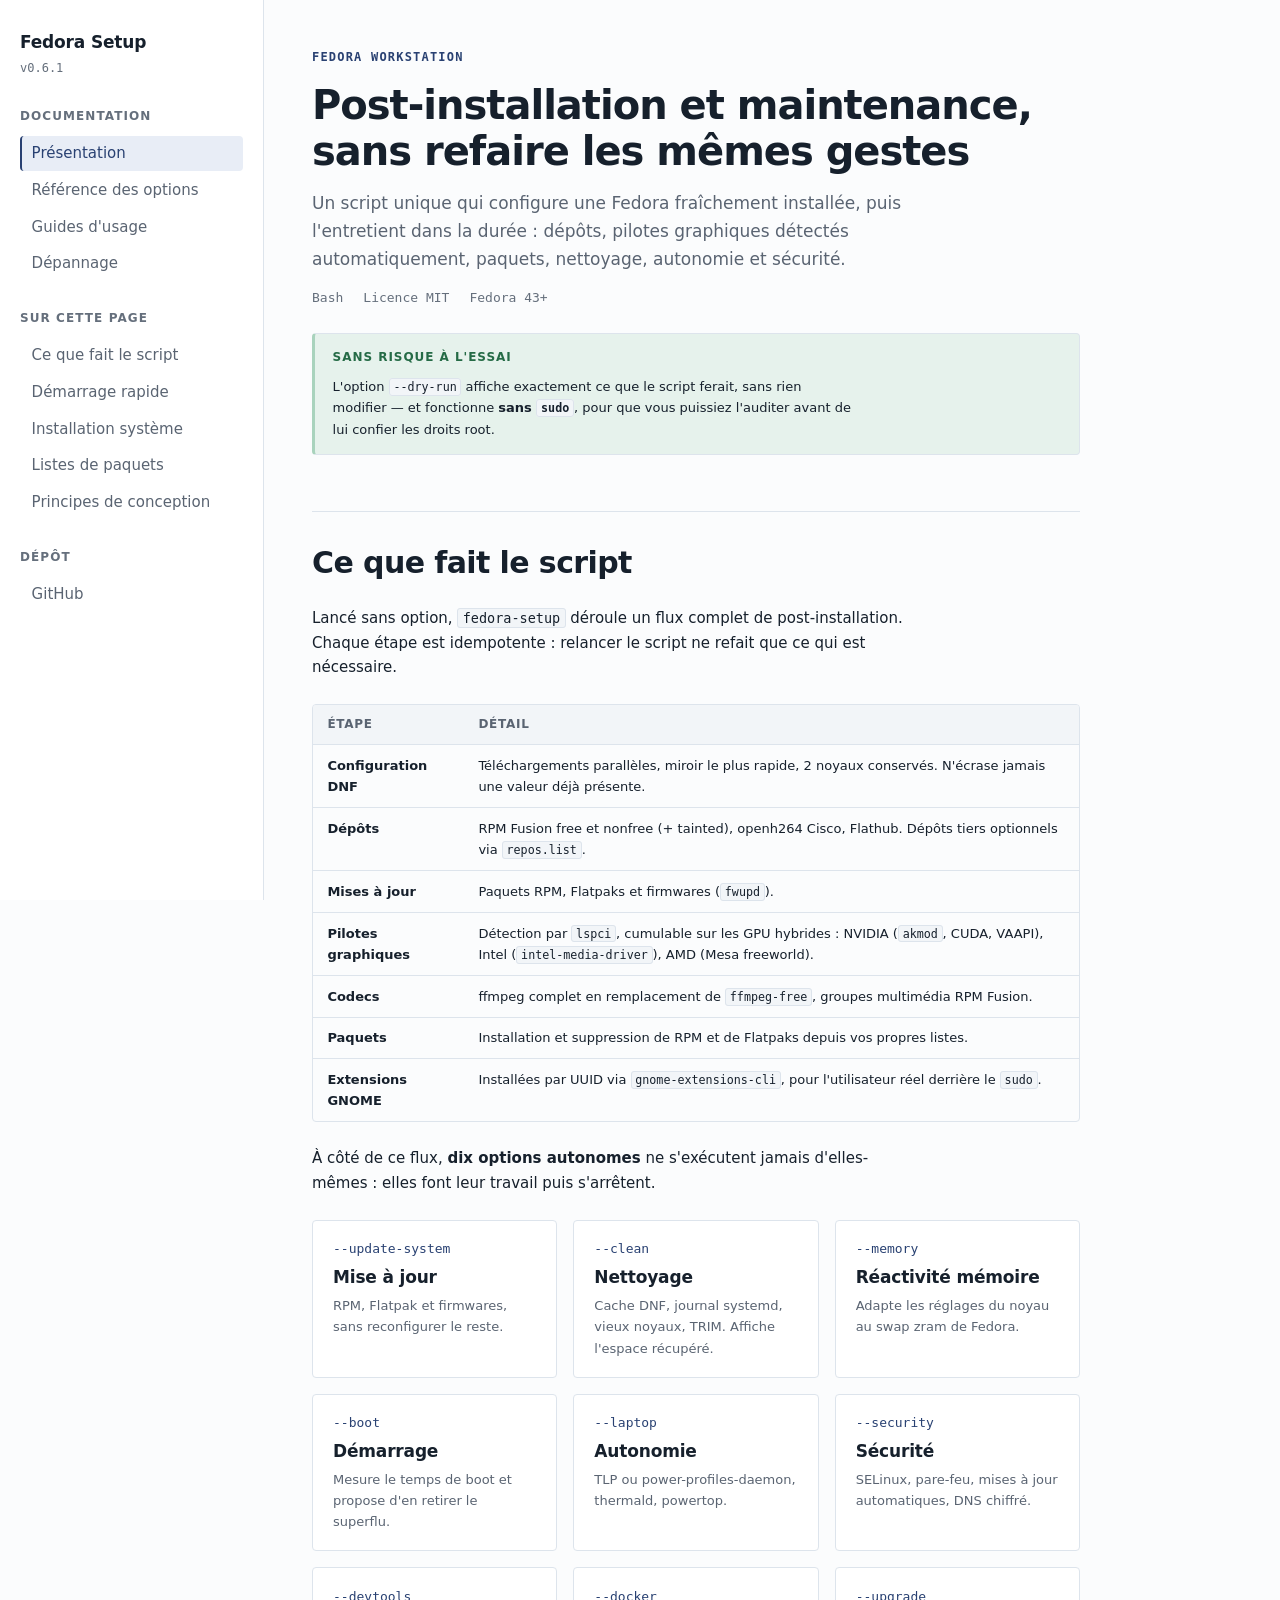
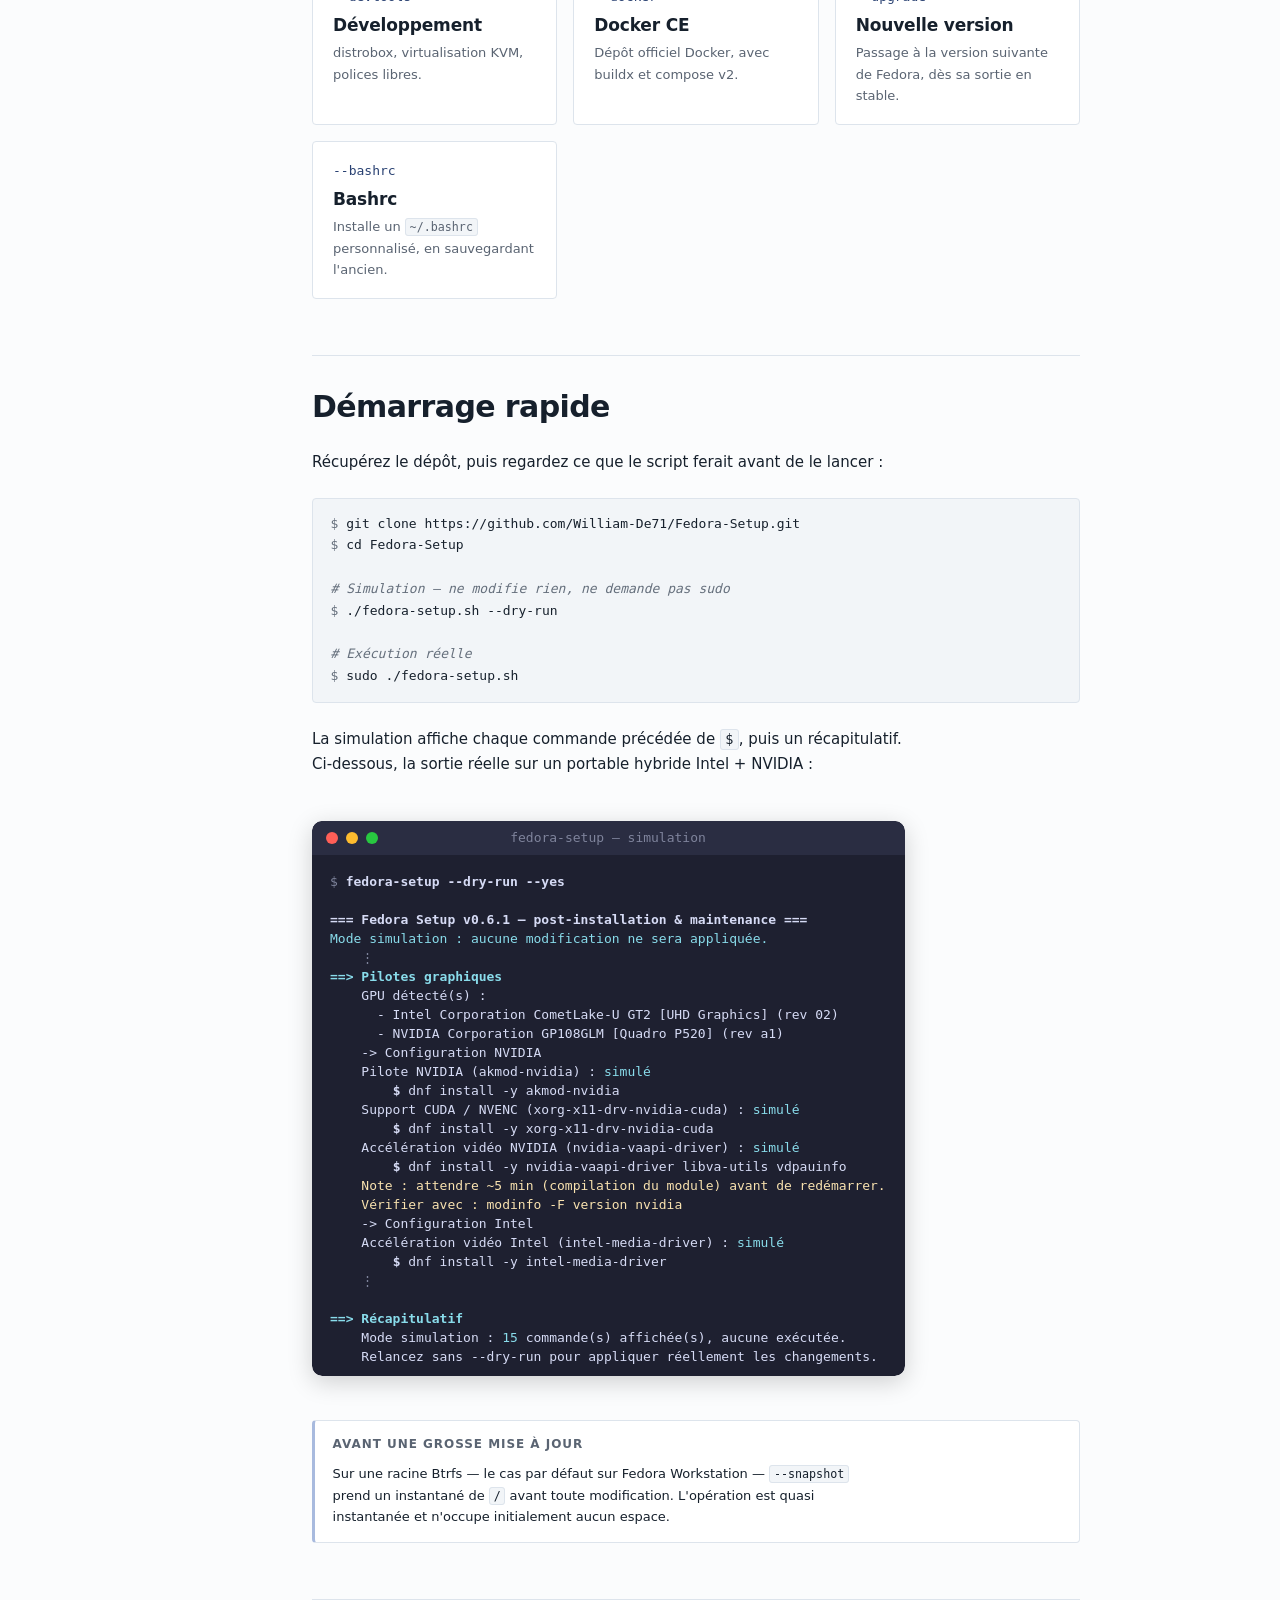
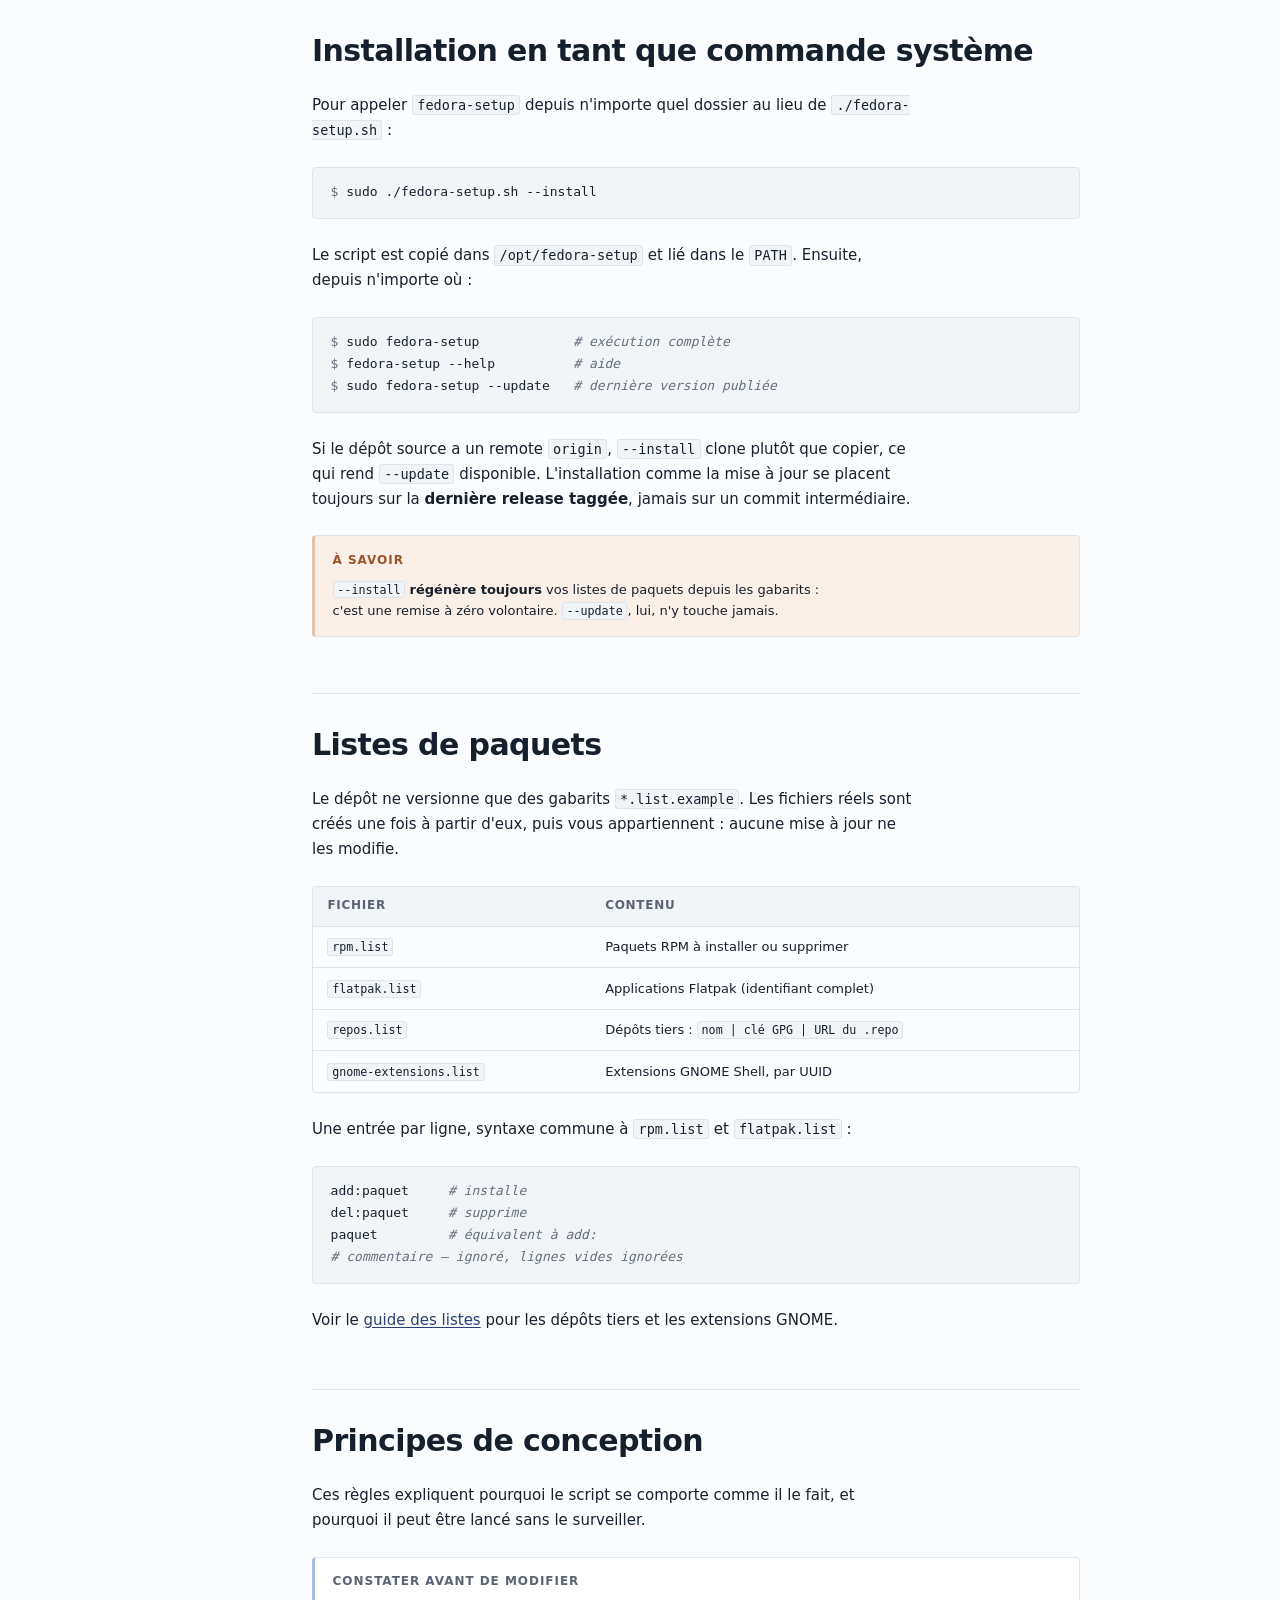
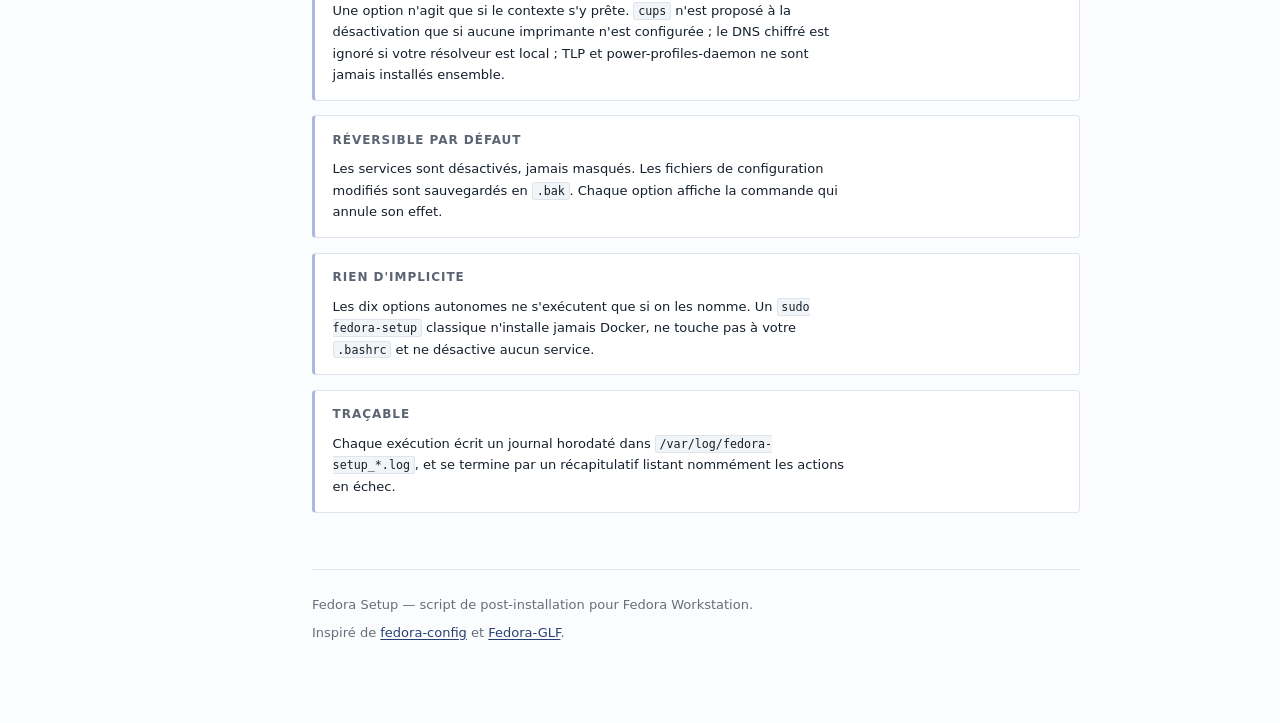
<file: docs/index.html>
<!DOCTYPE html>
<html lang="fr">
<head>
<meta charset="utf-8">
<meta name="viewport" content="width=device-width, initial-scale=1">
<title>Fedora Setup — post-installation et maintenance</title>
<meta name="description" content="Script de post-installation et de maintenance pour Fedora Workstation : mises à jour, pilotes, nettoyage, autonomie et sécurité.">
<link rel="stylesheet" href="style.css">
</head>
<body>
<div class="shell">

<nav class="sidebar">
    <a class="brand" href="index.html">
        <strong>Fedora Setup</strong>
        <span data-version>v0.6.1</span>
    </a>

    <div class="nav-group">
        <div class="nav-title">Documentation</div>
        <a href="index.html" class="current">Présentation</a>
        <a href="options.html">Référence des options</a>
        <a href="guides.html">Guides d'usage</a>
        <a href="troubleshooting.html">Dépannage</a>
    </div>

    <div class="nav-group">
        <div class="nav-title">Sur cette page</div>
        <a href="#quoi">Ce que fait le script</a>
        <a href="#demarrage">Démarrage rapide</a>
        <a href="#installation">Installation système</a>
        <a href="#listes">Listes de paquets</a>
        <a href="#principes">Principes de conception</a>
    </div>

    <div class="nav-group">
        <div class="nav-title">Dépôt</div>
        <a href="https://github.com/William-De71/Fedora-Setup">GitHub</a>
    </div>
</nav>

<main class="content">

    <div class="stack">
        <div class="eyebrow">Fedora Workstation</div>
        <h1>Post-installation et maintenance, sans refaire les mêmes gestes</h1>
        <p class="lede">
            Un script unique qui configure une Fedora fraîchement installée, puis
            l'entretient dans la durée : dépôts, pilotes graphiques détectés
            automatiquement, paquets, nettoyage, autonomie et sécurité.
        </p>
        <div class="meta">
            <span>Bash</span>
            <span>Licence MIT</span>
            <span>Fedora 43+</span>
        </div>
    </div>

    <div class="note safe">
        <div class="note-label">Sans risque à l'essai</div>
        <p>
            L'option <code>--dry-run</code> affiche exactement ce que le script
            ferait, sans rien modifier — et fonctionne <strong>sans
            <code>sudo</code></strong>, pour que vous puissiez l'auditer avant de
            lui confier les droits root.
        </p>
    </div>

    <h2 id="quoi">Ce que fait le script</h2>

    <p>
        Lancé sans option, <code>fedora-setup</code> déroule un flux complet de
        post-installation. Chaque étape est idempotente : relancer le script ne
        refait que ce qui est nécessaire.
    </p>

    <div class="table-wrap">
        <table>
            <thead>
                <tr><th>Étape</th><th>Détail</th></tr>
            </thead>
            <tbody>
                <tr>
                    <td><strong>Configuration DNF</strong></td>
                    <td>Téléchargements parallèles, miroir le plus rapide, 2 noyaux conservés. N'écrase jamais une valeur déjà présente.</td>
                </tr>
                <tr>
                    <td><strong>Dépôts</strong></td>
                    <td>RPM Fusion free et nonfree (+ tainted), openh264 Cisco, Flathub. Dépôts tiers optionnels via <code>repos.list</code>.</td>
                </tr>
                <tr>
                    <td><strong>Mises à jour</strong></td>
                    <td>Paquets RPM, Flatpaks et firmwares (<code>fwupd</code>).</td>
                </tr>
                <tr>
                    <td><strong>Pilotes graphiques</strong></td>
                    <td>Détection par <code>lspci</code>, cumulable sur les GPU hybrides : NVIDIA (<code>akmod</code>, CUDA, VAAPI), Intel (<code>intel-media-driver</code>), AMD (Mesa freeworld).</td>
                </tr>
                <tr>
                    <td><strong>Codecs</strong></td>
                    <td>ffmpeg complet en remplacement de <code>ffmpeg-free</code>, groupes multimédia RPM Fusion.</td>
                </tr>
                <tr>
                    <td><strong>Paquets</strong></td>
                    <td>Installation et suppression de RPM et de Flatpaks depuis vos propres listes.</td>
                </tr>
                <tr>
                    <td><strong>Extensions GNOME</strong></td>
                    <td>Installées par UUID via <code>gnome-extensions-cli</code>, pour l'utilisateur réel derrière le <code>sudo</code>.</td>
                </tr>
            </tbody>
        </table>
    </div>

    <p>
        À côté de ce flux, <strong>dix options autonomes</strong> ne s'exécutent
        jamais d'elles-mêmes : elles font leur travail puis s'arrêtent.
    </p>

    <div class="cards">
        <a class="card" href="options.html#update-system">
            <span class="cmd">--update-system</span>
            <h3>Mise à jour</h3>
            <p>RPM, Flatpak et firmwares, sans reconfigurer le reste.</p>
        </a>
        <a class="card" href="options.html#clean">
            <span class="cmd">--clean</span>
            <h3>Nettoyage</h3>
            <p>Cache DNF, journal systemd, vieux noyaux, TRIM. Affiche l'espace récupéré.</p>
        </a>
        <a class="card" href="options.html#memory">
            <span class="cmd">--memory</span>
            <h3>Réactivité mémoire</h3>
            <p>Adapte les réglages du noyau au swap zram de Fedora.</p>
        </a>
        <a class="card" href="options.html#boot">
            <span class="cmd">--boot</span>
            <h3>Démarrage</h3>
            <p>Mesure le temps de boot et propose d'en retirer le superflu.</p>
        </a>
        <a class="card" href="options.html#laptop">
            <span class="cmd">--laptop</span>
            <h3>Autonomie</h3>
            <p>TLP ou power-profiles-daemon, thermald, powertop.</p>
        </a>
        <a class="card" href="options.html#security">
            <span class="cmd">--security</span>
            <h3>Sécurité</h3>
            <p>SELinux, pare-feu, mises à jour automatiques, DNS chiffré.</p>
        </a>
        <a class="card" href="options.html#devtools">
            <span class="cmd">--devtools</span>
            <h3>Développement</h3>
            <p>distrobox, virtualisation KVM, polices libres.</p>
        </a>
        <a class="card" href="options.html#docker">
            <span class="cmd">--docker</span>
            <h3>Docker CE</h3>
            <p>Dépôt officiel Docker, avec buildx et compose v2.</p>
        </a>
        <a class="card" href="options.html#upgrade">
            <span class="cmd">--upgrade</span>
            <h3>Nouvelle version</h3>
            <p>Passage à la version suivante de Fedora, dès sa sortie en stable.</p>
        </a>
        <a class="card" href="options.html#bashrc">
            <span class="cmd">--bashrc</span>
            <h3>Bashrc</h3>
            <p>Installe un <code>~/.bashrc</code> personnalisé, en sauvegardant l'ancien.</p>
        </a>
    </div>

    <h2 id="demarrage">Démarrage rapide</h2>

    <p>Récupérez le dépôt, puis regardez ce que le script ferait avant de le lancer :</p>

<pre><code><span class="prompt">$</span> git clone https://github.com/William-De71/Fedora-Setup.git
<span class="prompt">$</span> cd Fedora-Setup

<span class="cmt"># Simulation — ne modifie rien, ne demande pas sudo</span>
<span class="prompt">$</span> ./fedora-setup.sh --dry-run

<span class="cmt"># Exécution réelle</span>
<span class="prompt">$</span> sudo ./fedora-setup.sh</code></pre>

    <p>
        La simulation affiche chaque commande précédée de <code>$</code>, puis un
        récapitulatif. Ci-dessous, la sortie réelle sur un portable hybride
        Intel + NVIDIA :
    </p>

    <figure class="shot">
        <img src="img/dry-run.svg" alt="Sortie de fedora-setup --dry-run : détection des GPU Intel et NVIDIA, commandes simulées et récapitulatif" loading="lazy">
    </figure>

    <div class="note">
        <div class="note-label">Avant une grosse mise à jour</div>
        <p>
            Sur une racine Btrfs — le cas par défaut sur Fedora Workstation —
            <code>--snapshot</code> prend un instantané de <code>/</code> avant
            toute modification. L'opération est quasi instantanée et n'occupe
            initialement aucun espace.
        </p>
    </div>

    <h2 id="installation">Installation en tant que commande système</h2>

    <p>
        Pour appeler <code>fedora-setup</code> depuis n'importe quel dossier au
        lieu de <code>./fedora-setup.sh</code> :
    </p>

<pre><code><span class="prompt">$</span> sudo ./fedora-setup.sh --install</code></pre>

    <p>Le script est copié dans <code>/opt/fedora-setup</code> et lié dans le <code>PATH</code>. Ensuite, depuis n'importe où :</p>

<pre><code><span class="prompt">$</span> sudo fedora-setup            <span class="cmt"># exécution complète</span>
<span class="prompt">$</span> fedora-setup --help          <span class="cmt"># aide</span>
<span class="prompt">$</span> sudo fedora-setup --update   <span class="cmt"># dernière version publiée</span></code></pre>

    <p>
        Si le dépôt source a un remote <code>origin</code>, <code>--install</code>
        clone plutôt que copier, ce qui rend <code>--update</code> disponible.
        L'installation comme la mise à jour se placent toujours sur la
        <strong>dernière release taggée</strong>, jamais sur un commit
        intermédiaire.
    </p>

    <div class="note warn">
        <div class="note-label">À savoir</div>
        <p>
            <code>--install</code> <strong>régénère toujours</strong> vos listes
            de paquets depuis les gabarits : c'est une remise à zéro volontaire.
            <code>--update</code>, lui, n'y touche jamais.
        </p>
    </div>

    <h2 id="listes">Listes de paquets</h2>

    <p>
        Le dépôt ne versionne que des gabarits <code>*.list.example</code>. Les
        fichiers réels sont créés une fois à partir d'eux, puis vous appartiennent :
        aucune mise à jour ne les modifie.
    </p>

    <div class="table-wrap">
        <table>
            <thead>
                <tr><th>Fichier</th><th>Contenu</th></tr>
            </thead>
            <tbody>
                <tr><td><code>rpm.list</code></td><td>Paquets RPM à installer ou supprimer</td></tr>
                <tr><td><code>flatpak.list</code></td><td>Applications Flatpak (identifiant complet)</td></tr>
                <tr><td><code>repos.list</code></td><td>Dépôts tiers : <code>nom | clé GPG | URL du .repo</code></td></tr>
                <tr><td><code>gnome-extensions.list</code></td><td>Extensions GNOME Shell, par UUID</td></tr>
            </tbody>
        </table>
    </div>

    <p>Une entrée par ligne, syntaxe commune à <code>rpm.list</code> et <code>flatpak.list</code> :</p>

<pre><code>add:paquet     <span class="cmt"># installe</span>
del:paquet     <span class="cmt"># supprime</span>
paquet         <span class="cmt"># équivalent à add:</span>
<span class="cmt"># commentaire — ignoré, lignes vides ignorées</span></code></pre>

    <p>
        Voir le <a href="guides.html#listes">guide des listes</a> pour les
        dépôts tiers et les extensions GNOME.
    </p>

    <h2 id="principes">Principes de conception</h2>

    <p>
        Ces règles expliquent pourquoi le script se comporte comme il le fait, et
        pourquoi il peut être lancé sans le surveiller.
    </p>

    <div class="stack">
        <div class="note">
            <div class="note-label">Constater avant de modifier</div>
            <p>
                Une option n'agit que si le contexte s'y prête. <code>cups</code>
                n'est proposé à la désactivation que si aucune imprimante n'est
                configurée ; le DNS chiffré est ignoré si votre résolveur est
                local ; TLP et power-profiles-daemon ne sont jamais installés
                ensemble.
            </p>
        </div>

        <div class="note">
            <div class="note-label">Réversible par défaut</div>
            <p>
                Les services sont désactivés, jamais masqués. Les fichiers de
                configuration modifiés sont sauvegardés en <code>.bak</code>. Chaque
                option affiche la commande qui annule son effet.
            </p>
        </div>

        <div class="note">
            <div class="note-label">Rien d'implicite</div>
            <p>
                Les dix options autonomes ne s'exécutent que si on les nomme. Un
                <code>sudo fedora-setup</code> classique n'installe jamais Docker,
                ne touche pas à votre <code>.bashrc</code> et ne désactive aucun
                service.
            </p>
        </div>

        <div class="note">
            <div class="note-label">Traçable</div>
            <p>
                Chaque exécution écrit un journal horodaté dans
                <code>/var/log/fedora-setup_*.log</code>, et se termine par un
                récapitulatif listant nommément les actions en échec.
            </p>
        </div>
    </div>

    <footer>
        <div>Fedora Setup — script de post-installation pour Fedora Workstation.</div>
        <div>Inspiré de <a href="https://github.com/aaaaadrien/fedora-config">fedora-config</a> et <a href="https://github.com/Gaming-Linux-FR/Fedora-GLF">Fedora-GLF</a>.</div>
    </footer>

</main>
</div>
</body>
</html>
</file>
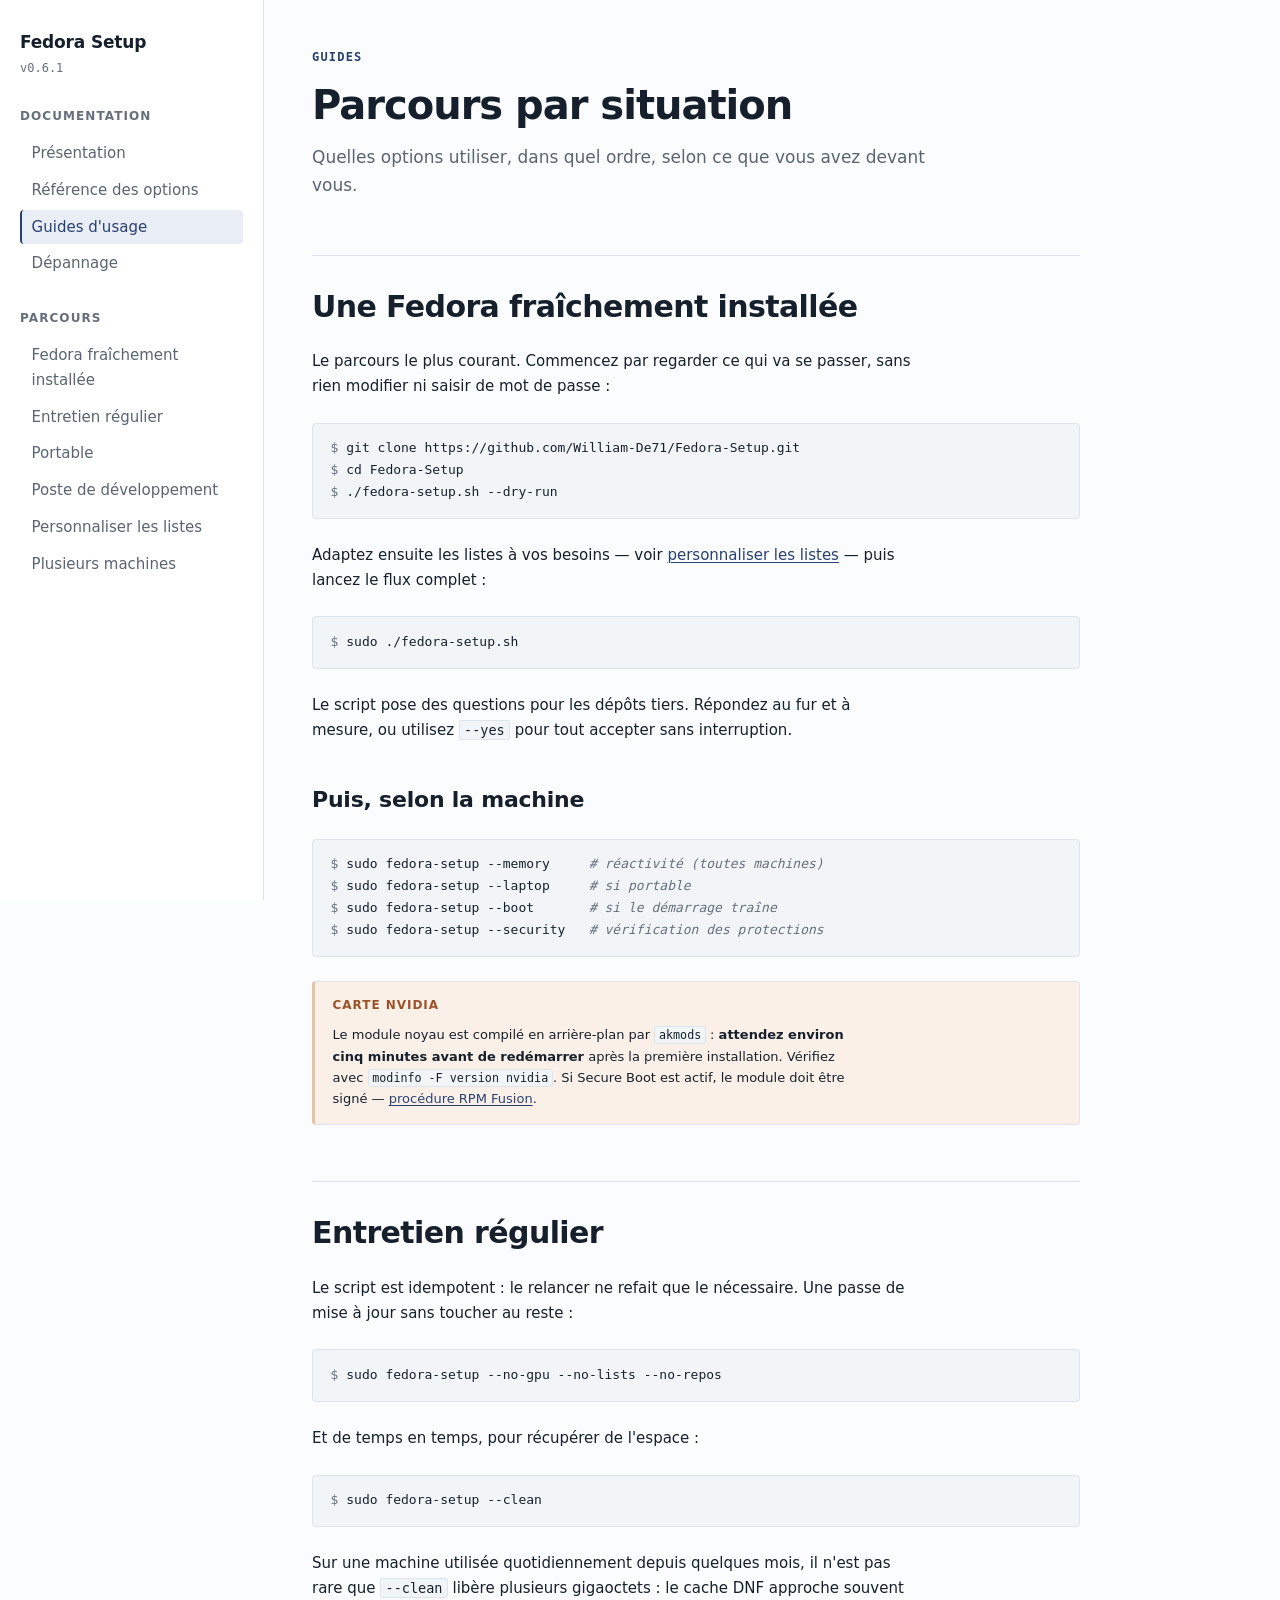
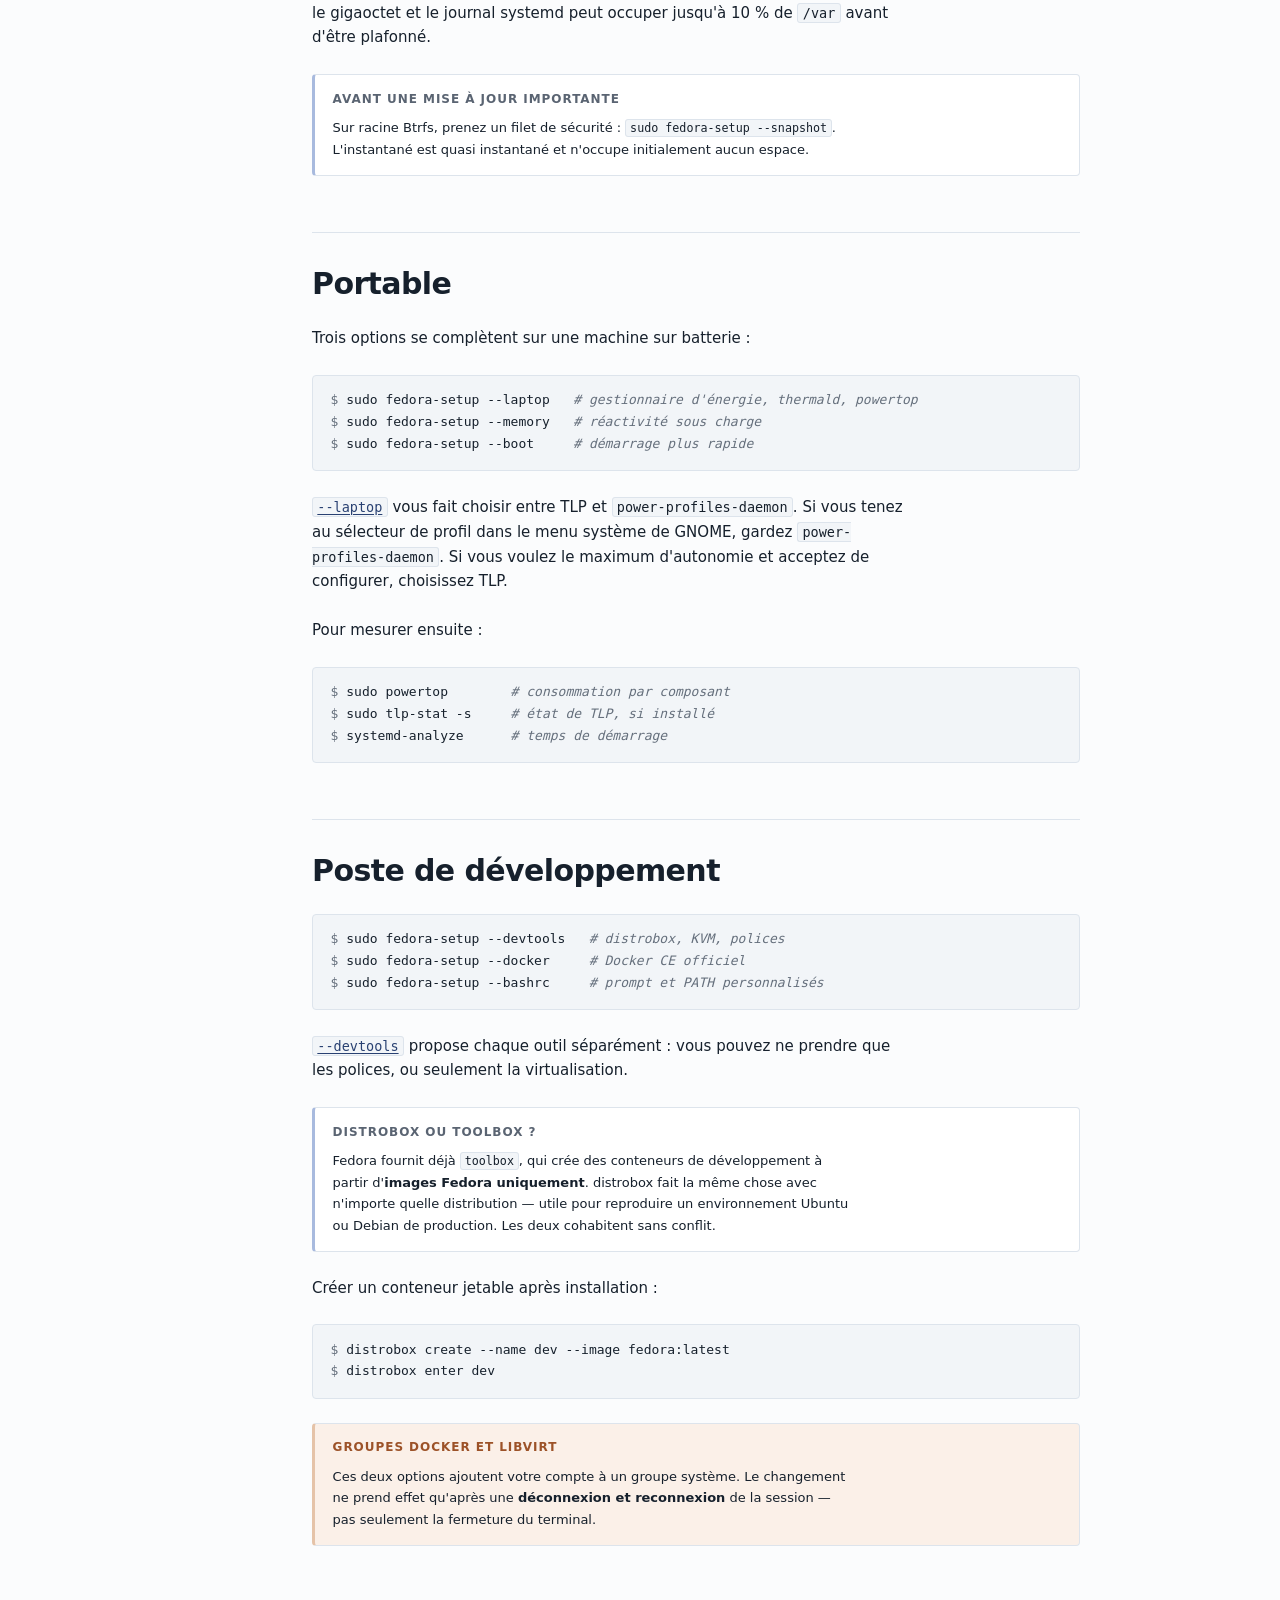
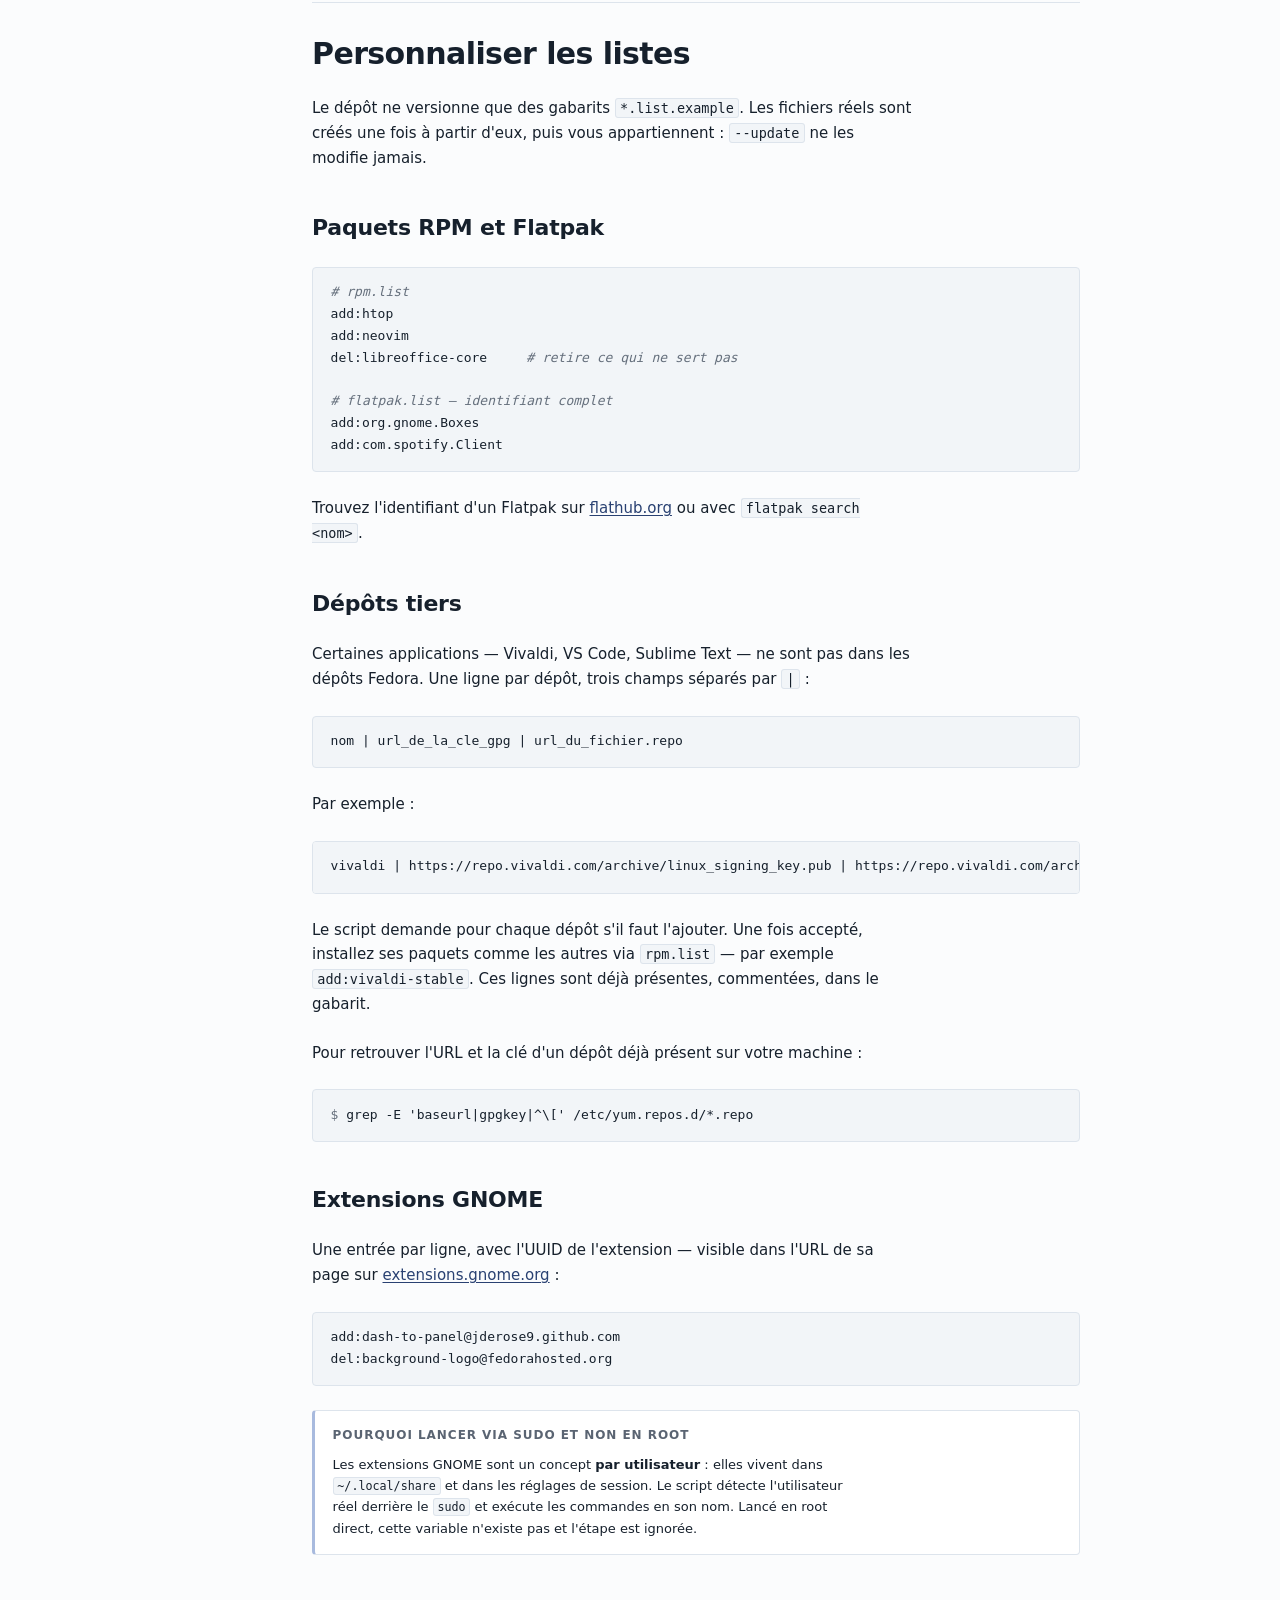
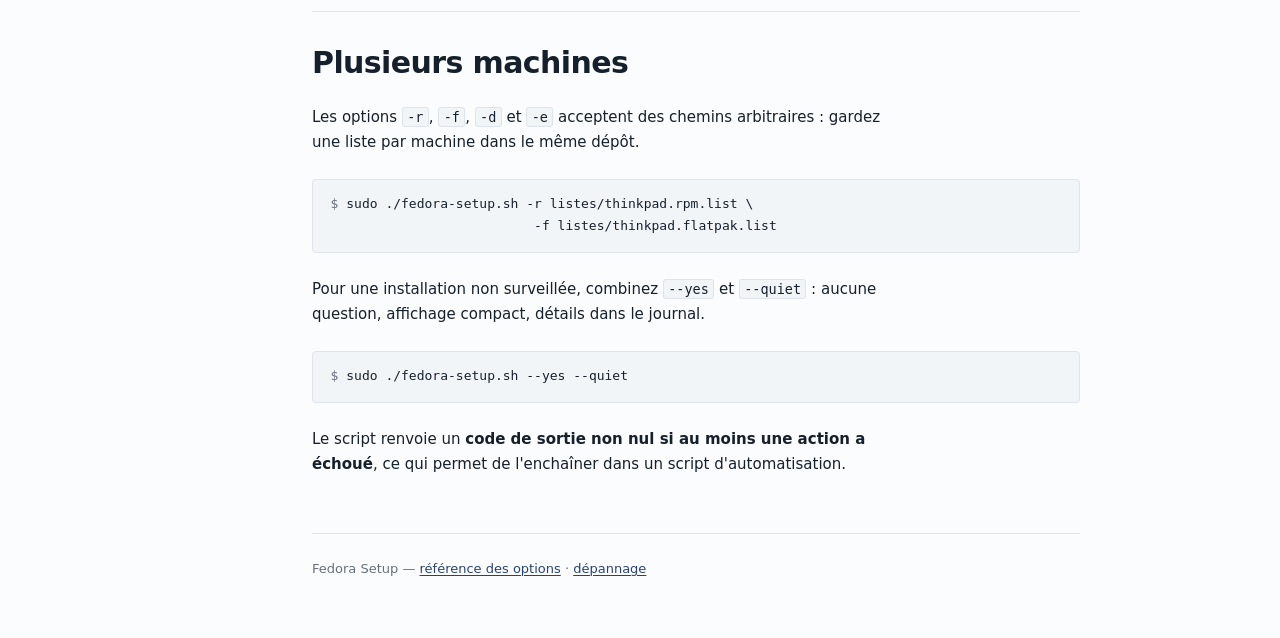
<file: docs/guides.html>
<!DOCTYPE html>
<html lang="fr">
<head>
<meta charset="utf-8">
<meta name="viewport" content="width=device-width, initial-scale=1">
<title>Guides d'usage — Fedora Setup</title>
<meta name="description" content="Parcours concrets : nouvelle installation, entretien mensuel, portable, poste de développement, listes de paquets.">
<link rel="stylesheet" href="style.css">
</head>
<body>
<div class="shell">

<nav class="sidebar">
    <a class="brand" href="index.html">
        <strong>Fedora Setup</strong>
        <span data-version>v0.6.1</span>
    </a>

    <div class="nav-group">
        <div class="nav-title">Documentation</div>
        <a href="index.html">Présentation</a>
        <a href="options.html">Référence des options</a>
        <a href="guides.html" class="current">Guides d'usage</a>
        <a href="troubleshooting.html">Dépannage</a>
    </div>

    <div class="nav-group">
        <div class="nav-title">Parcours</div>
        <a href="#neuf">Fedora fraîchement installée</a>
        <a href="#entretien">Entretien régulier</a>
        <a href="#portable">Portable</a>
        <a href="#dev">Poste de développement</a>
        <a href="#listes">Personnaliser les listes</a>
        <a href="#plusieurs">Plusieurs machines</a>
    </div>
</nav>

<main class="content">

    <div class="stack">
        <div class="eyebrow">Guides</div>
        <h1>Parcours par situation</h1>
        <p class="lede">
            Quelles options utiliser, dans quel ordre, selon ce que vous avez
            devant vous.
        </p>
    </div>

    <h2 id="neuf">Une Fedora fraîchement installée</h2>

    <p>
        Le parcours le plus courant. Commencez par regarder ce qui va se passer,
        sans rien modifier ni saisir de mot de passe :
    </p>

<pre><code><span class="prompt">$</span> git clone https://github.com/William-De71/Fedora-Setup.git
<span class="prompt">$</span> cd Fedora-Setup
<span class="prompt">$</span> ./fedora-setup.sh --dry-run</code></pre>

    <p>
        Adaptez ensuite les listes à vos besoins — voir
        <a href="#listes">personnaliser les listes</a> — puis lancez le flux
        complet :
    </p>

<pre><code><span class="prompt">$</span> sudo ./fedora-setup.sh</code></pre>

    <p>
        Le script pose des questions pour les dépôts tiers. Répondez au fur et à
        mesure, ou utilisez <code>--yes</code> pour tout accepter sans
        interruption.
    </p>

    <h3>Puis, selon la machine</h3>

<pre><code><span class="prompt">$</span> sudo fedora-setup --memory     <span class="cmt"># réactivité (toutes machines)</span>
<span class="prompt">$</span> sudo fedora-setup --laptop     <span class="cmt"># si portable</span>
<span class="prompt">$</span> sudo fedora-setup --boot       <span class="cmt"># si le démarrage traîne</span>
<span class="prompt">$</span> sudo fedora-setup --security   <span class="cmt"># vérification des protections</span></code></pre>

    <div class="note warn">
        <div class="note-label">Carte NVIDIA</div>
        <p>
            Le module noyau est compilé en arrière-plan par <code>akmods</code> :
            <strong>attendez environ cinq minutes avant de redémarrer</strong>
            après la première installation. Vérifiez avec
            <code>modinfo -F version nvidia</code>. Si Secure Boot est actif, le
            module doit être signé —
            <a href="https://rpmfusion.org/Howto/Secure%20Boot">procédure RPM Fusion</a>.
        </p>
    </div>

    <h2 id="entretien">Entretien régulier</h2>

    <p>
        Le script est idempotent : le relancer ne refait que le nécessaire. Une
        passe de mise à jour sans toucher au reste :
    </p>

<pre><code><span class="prompt">$</span> sudo fedora-setup --no-gpu --no-lists --no-repos</code></pre>

    <p>Et de temps en temps, pour récupérer de l'espace :</p>

<pre><code><span class="prompt">$</span> sudo fedora-setup --clean</code></pre>

    <p>
        Sur une machine utilisée quotidiennement depuis quelques mois, il n'est
        pas rare que <code>--clean</code> libère plusieurs gigaoctets : le cache
        DNF approche souvent le gigaoctet et le journal systemd peut occuper
        jusqu'à 10 % de <code>/var</code> avant d'être plafonné.
    </p>

    <div class="note">
        <div class="note-label">Avant une mise à jour importante</div>
        <p>
            Sur racine Btrfs, prenez un filet de sécurité :
            <code>sudo fedora-setup --snapshot</code>. L'instantané est quasi
            instantané et n'occupe initialement aucun espace.
        </p>
    </div>

    <h2 id="portable">Portable</h2>

    <p>Trois options se complètent sur une machine sur batterie :</p>

<pre><code><span class="prompt">$</span> sudo fedora-setup --laptop   <span class="cmt"># gestionnaire d'énergie, thermald, powertop</span>
<span class="prompt">$</span> sudo fedora-setup --memory   <span class="cmt"># réactivité sous charge</span>
<span class="prompt">$</span> sudo fedora-setup --boot     <span class="cmt"># démarrage plus rapide</span></code></pre>

    <p>
        <a href="options.html#laptop"><code>--laptop</code></a> vous fait choisir
        entre TLP et <code>power-profiles-daemon</code>. Si vous tenez au
        sélecteur de profil dans le menu système de GNOME, gardez
        <code>power-profiles-daemon</code>. Si vous voulez le maximum d'autonomie
        et acceptez de configurer, choisissez TLP.
    </p>

    <p>Pour mesurer ensuite :</p>

<pre><code><span class="prompt">$</span> sudo powertop        <span class="cmt"># consommation par composant</span>
<span class="prompt">$</span> sudo tlp-stat -s     <span class="cmt"># état de TLP, si installé</span>
<span class="prompt">$</span> systemd-analyze      <span class="cmt"># temps de démarrage</span></code></pre>

    <h2 id="dev">Poste de développement</h2>

<pre><code><span class="prompt">$</span> sudo fedora-setup --devtools   <span class="cmt"># distrobox, KVM, polices</span>
<span class="prompt">$</span> sudo fedora-setup --docker     <span class="cmt"># Docker CE officiel</span>
<span class="prompt">$</span> sudo fedora-setup --bashrc     <span class="cmt"># prompt et PATH personnalisés</span></code></pre>

    <p>
        <a href="options.html#devtools"><code>--devtools</code></a> propose chaque
        outil séparément : vous pouvez ne prendre que les polices, ou seulement la
        virtualisation.
    </p>

    <div class="note">
        <div class="note-label">distrobox ou toolbox ?</div>
        <p>
            Fedora fournit déjà <code>toolbox</code>, qui crée des conteneurs de
            développement à partir d'<strong>images Fedora uniquement</strong>.
            distrobox fait la même chose avec n'importe quelle distribution —
            utile pour reproduire un environnement Ubuntu ou Debian de production.
            Les deux cohabitent sans conflit.
        </p>
    </div>

    <p>Créer un conteneur jetable après installation :</p>

<pre><code><span class="prompt">$</span> distrobox create --name dev --image fedora:latest
<span class="prompt">$</span> distrobox enter dev</code></pre>

    <div class="note warn">
        <div class="note-label">Groupes docker et libvirt</div>
        <p>
            Ces deux options ajoutent votre compte à un groupe système. Le
            changement ne prend effet qu'après une <strong>déconnexion et
            reconnexion</strong> de la session — pas seulement la fermeture du
            terminal.
        </p>
    </div>

    <h2 id="listes">Personnaliser les listes</h2>

    <p>
        Le dépôt ne versionne que des gabarits <code>*.list.example</code>. Les
        fichiers réels sont créés une fois à partir d'eux, puis vous appartiennent :
        <code>--update</code> ne les modifie jamais.
    </p>

    <h3>Paquets RPM et Flatpak</h3>

<pre><code><span class="cmt"># rpm.list</span>
add:htop
add:neovim
del:libreoffice-core     <span class="cmt"># retire ce qui ne sert pas</span>

<span class="cmt"># flatpak.list — identifiant complet</span>
add:org.gnome.Boxes
add:com.spotify.Client</code></pre>

    <p>
        Trouvez l'identifiant d'un Flatpak sur
        <a href="https://flathub.org">flathub.org</a> ou avec
        <code>flatpak search &lt;nom&gt;</code>.
    </p>

    <h3>Dépôts tiers</h3>

    <p>
        Certaines applications — Vivaldi, VS Code, Sublime Text — ne sont pas dans
        les dépôts Fedora. Une ligne par dépôt, trois champs séparés par
        <code>|</code> :
    </p>

<pre><code>nom | url_de_la_cle_gpg | url_du_fichier.repo</code></pre>

    <p>Par exemple :</p>

<pre><code>vivaldi | https://repo.vivaldi.com/archive/linux_signing_key.pub | https://repo.vivaldi.com/archive/vivaldi-fedora.repo</code></pre>

    <p>
        Le script demande pour chaque dépôt s'il faut l'ajouter. Une fois accepté,
        installez ses paquets comme les autres via <code>rpm.list</code> — par
        exemple <code>add:vivaldi-stable</code>. Ces lignes sont déjà présentes,
        commentées, dans le gabarit.
    </p>

    <p>Pour retrouver l'URL et la clé d'un dépôt déjà présent sur votre machine :</p>

<pre><code><span class="prompt">$</span> grep -E 'baseurl|gpgkey|^\[' /etc/yum.repos.d/*.repo</code></pre>

    <h3>Extensions GNOME</h3>

    <p>
        Une entrée par ligne, avec l'UUID de l'extension — visible dans l'URL de
        sa page sur <a href="https://extensions.gnome.org">extensions.gnome.org</a> :
    </p>

<pre><code>add:dash-to-panel@jderose9.github.com
del:background-logo@fedorahosted.org</code></pre>

    <div class="note">
        <div class="note-label">Pourquoi lancer via sudo et non en root</div>
        <p>
            Les extensions GNOME sont un concept <strong>par utilisateur</strong> :
            elles vivent dans <code>~/.local/share</code> et dans les réglages de
            session. Le script détecte l'utilisateur réel derrière le
            <code>sudo</code> et exécute les commandes en son nom. Lancé en root
            direct, cette variable n'existe pas et l'étape est ignorée.
        </p>
    </div>

    <h2 id="plusieurs">Plusieurs machines</h2>

    <p>
        Les options <code>-r</code>, <code>-f</code>, <code>-d</code> et
        <code>-e</code> acceptent des chemins arbitraires : gardez une liste par
        machine dans le même dépôt.
    </p>

<pre><code><span class="prompt">$</span> sudo ./fedora-setup.sh -r listes/thinkpad.rpm.list \
                          -f listes/thinkpad.flatpak.list</code></pre>

    <p>
        Pour une installation non surveillée, combinez <code>--yes</code> et
        <code>--quiet</code> : aucune question, affichage compact, détails dans le
        journal.
    </p>

<pre><code><span class="prompt">$</span> sudo ./fedora-setup.sh --yes --quiet</code></pre>

    <p>
        Le script renvoie un <strong>code de sortie non nul si au moins une action
        a échoué</strong>, ce qui permet de l'enchaîner dans un script
        d'automatisation.
    </p>

    <footer>
        <div>Fedora Setup — <a href="options.html">référence des options</a> · <a href="troubleshooting.html">dépannage</a></div>
    </footer>

</main>
</div>
</body>
</html>
</file>
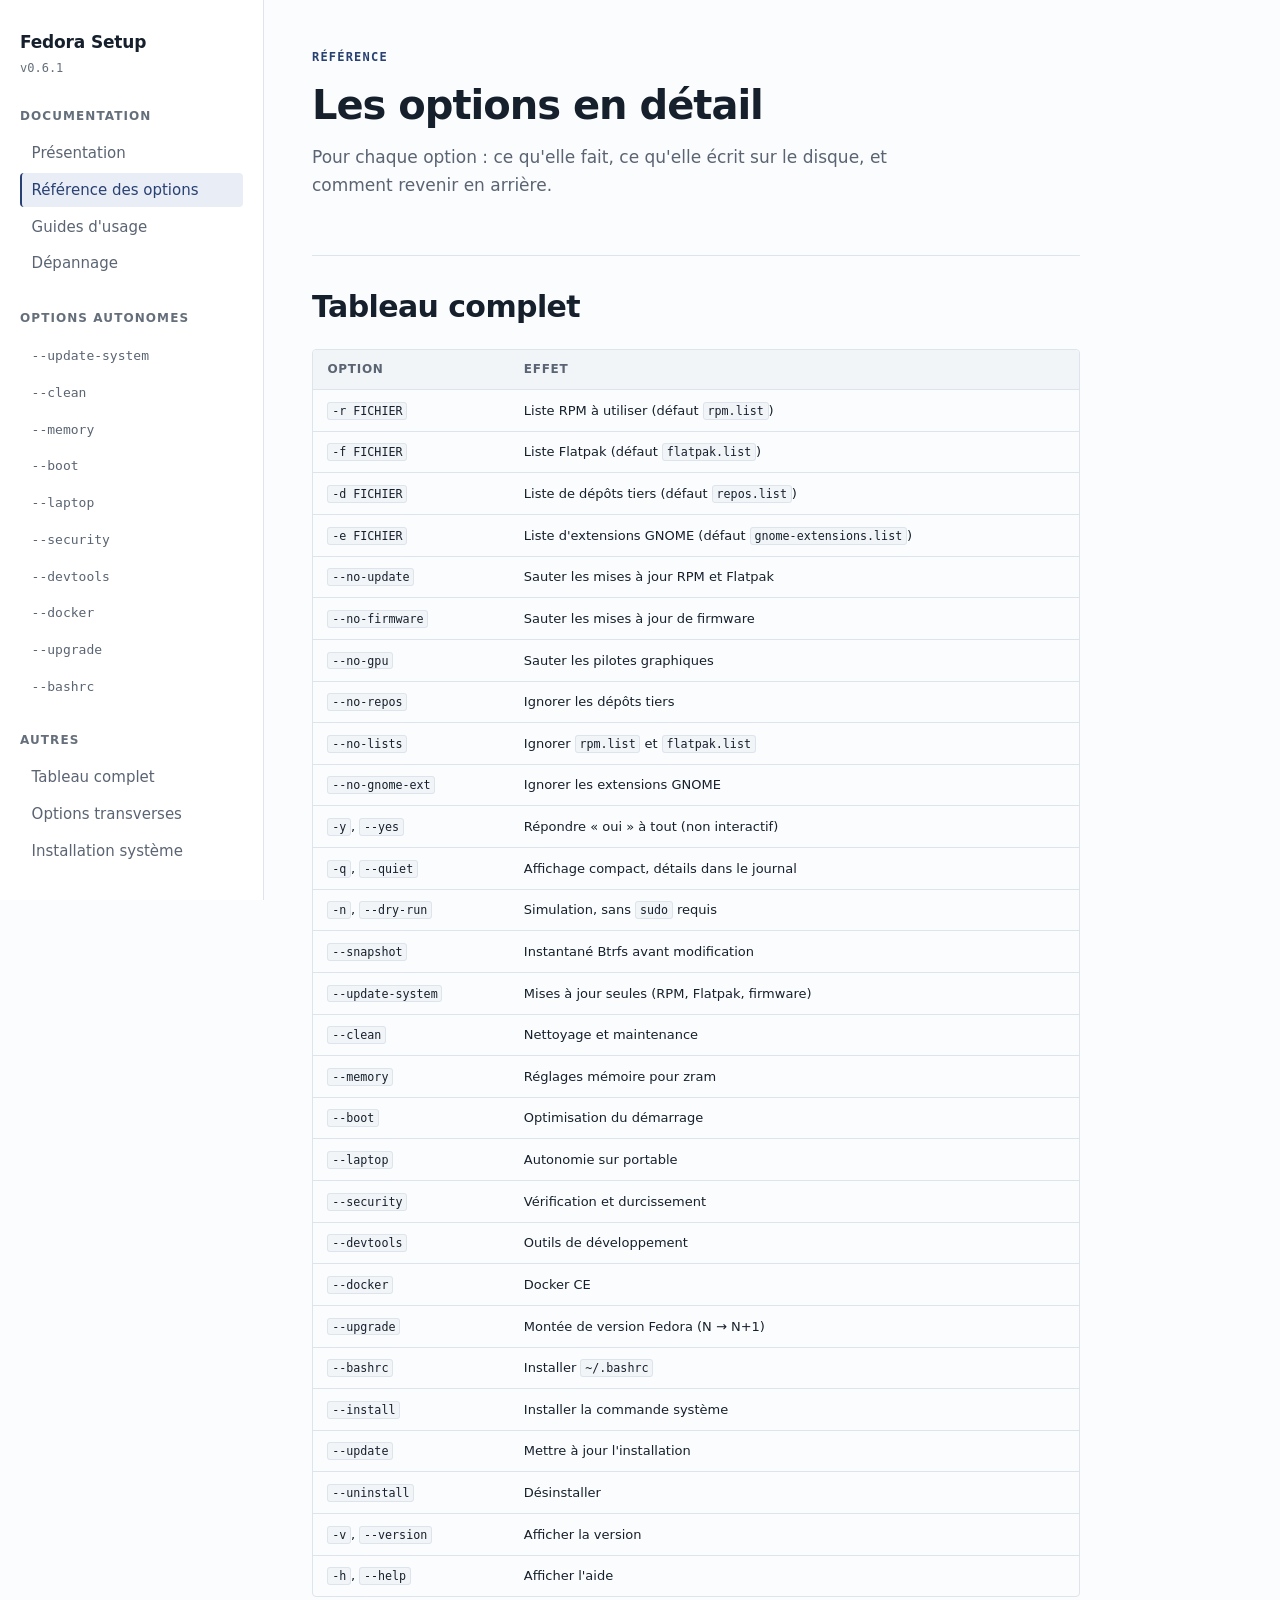
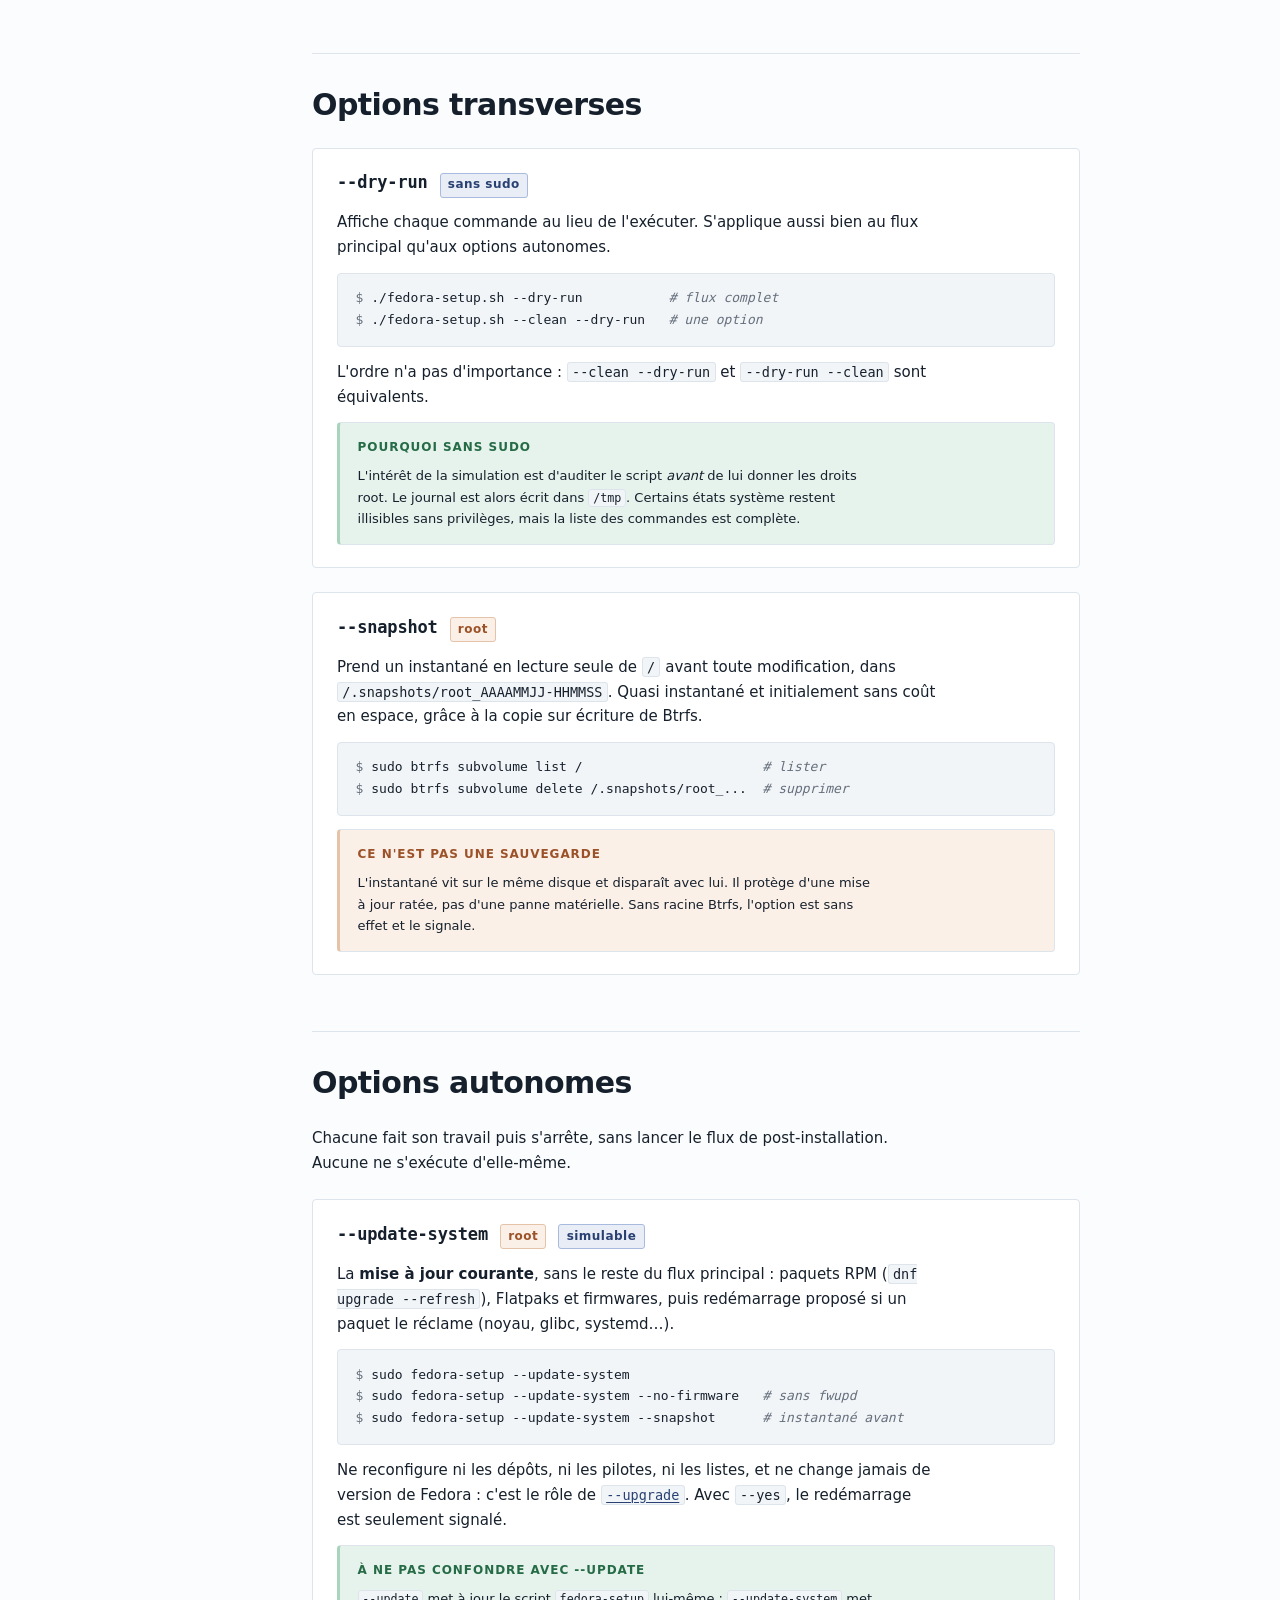
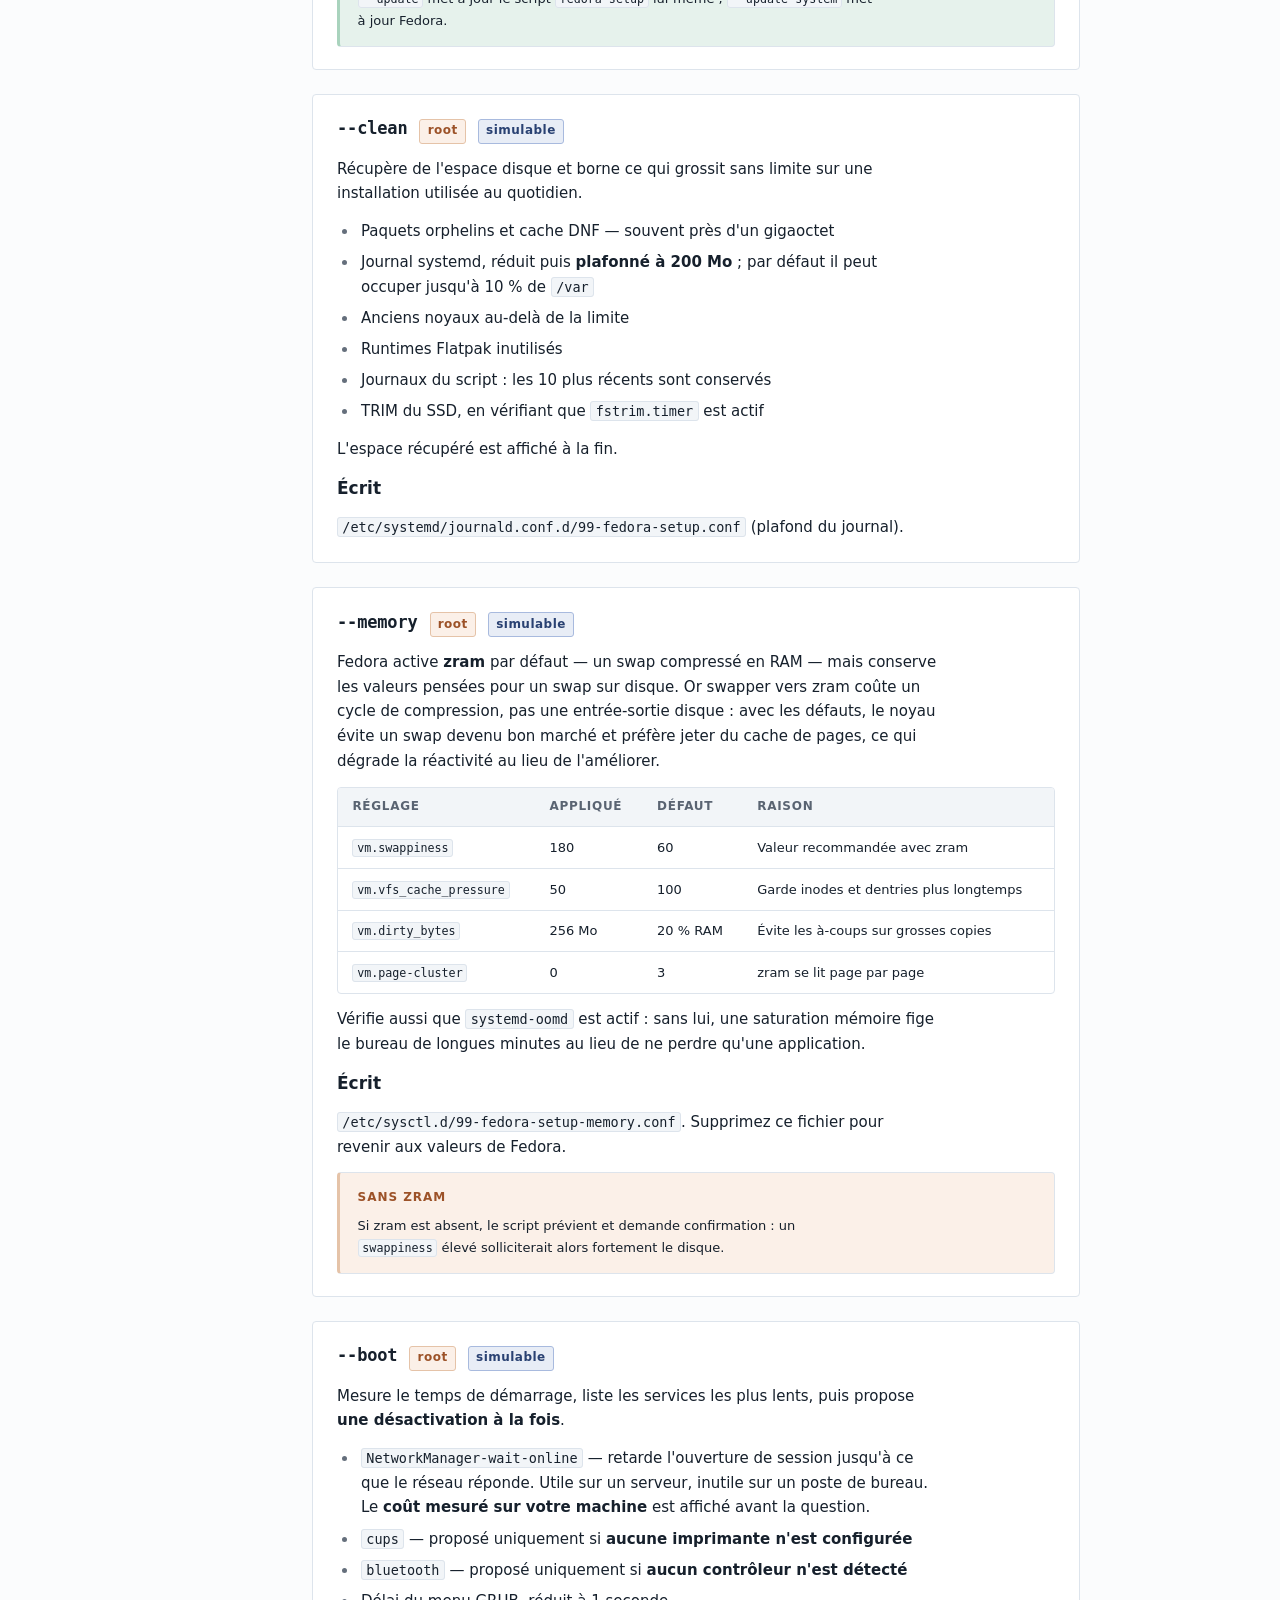
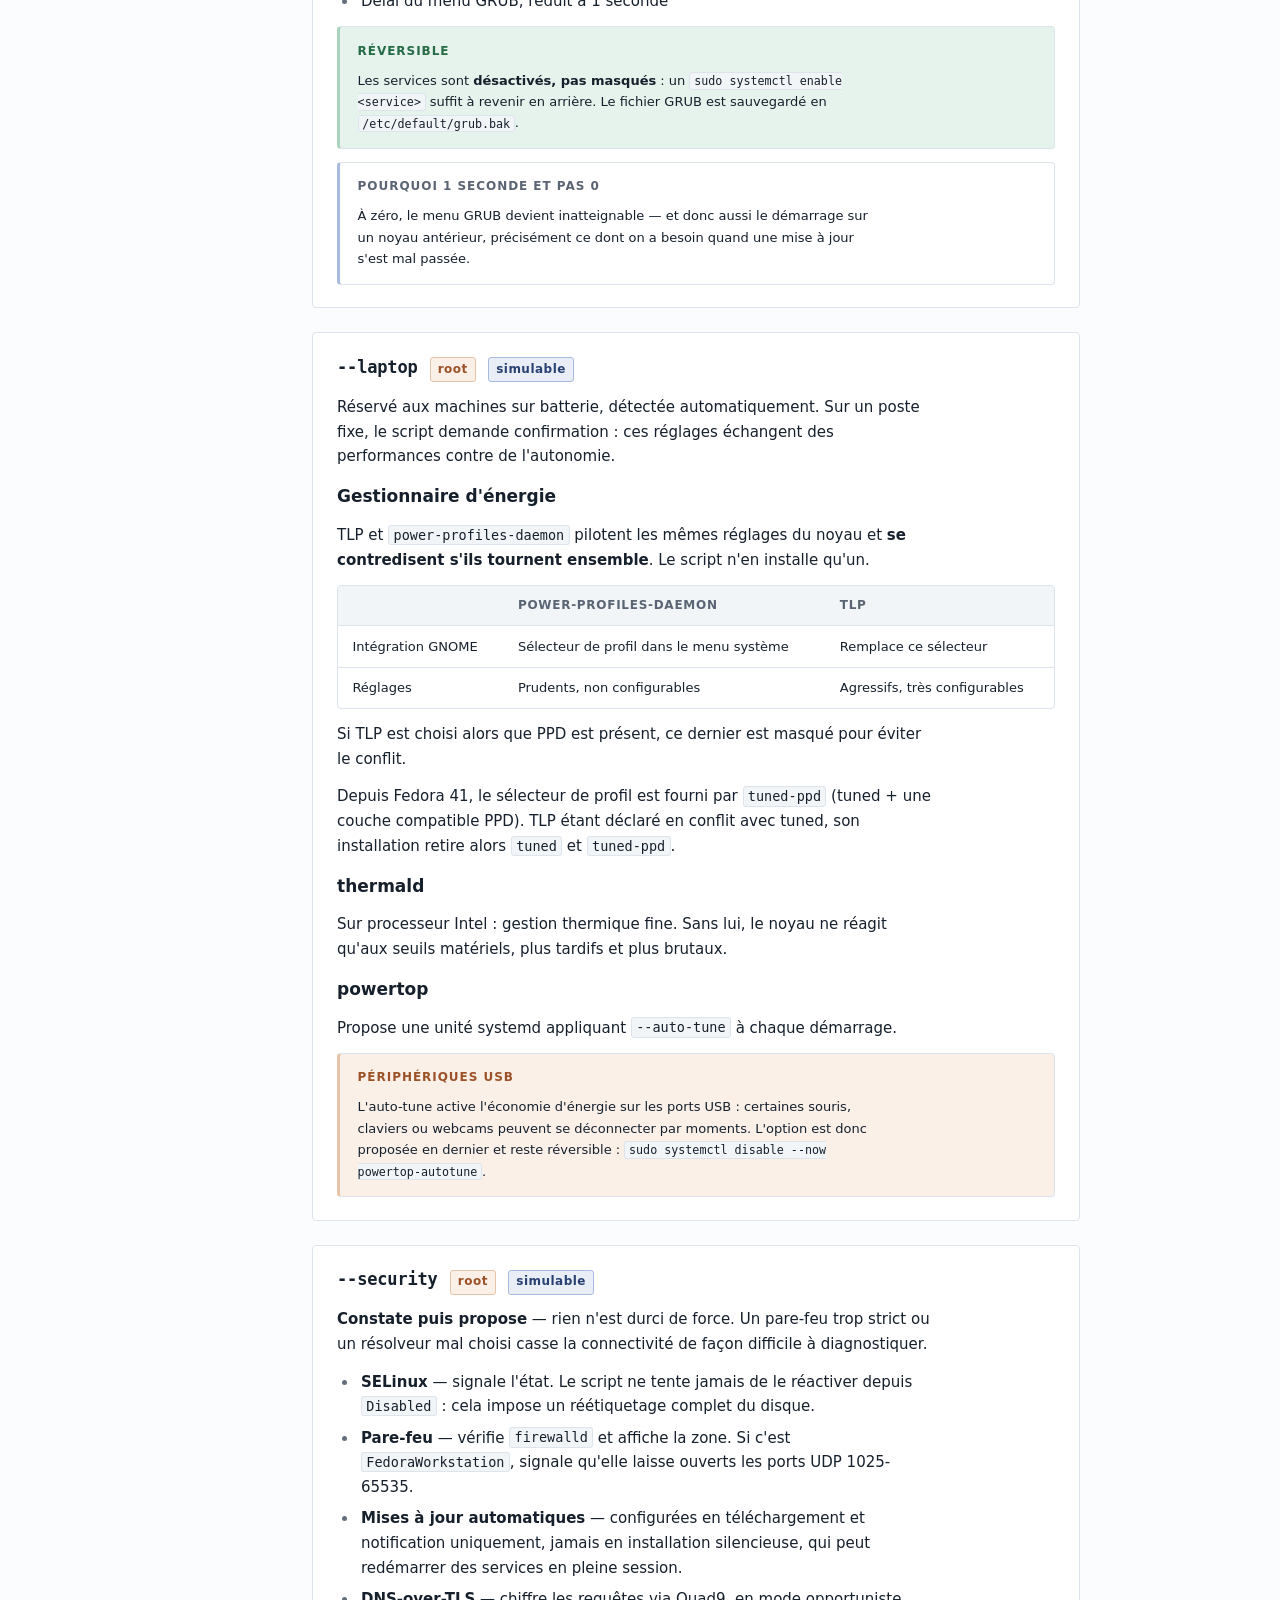
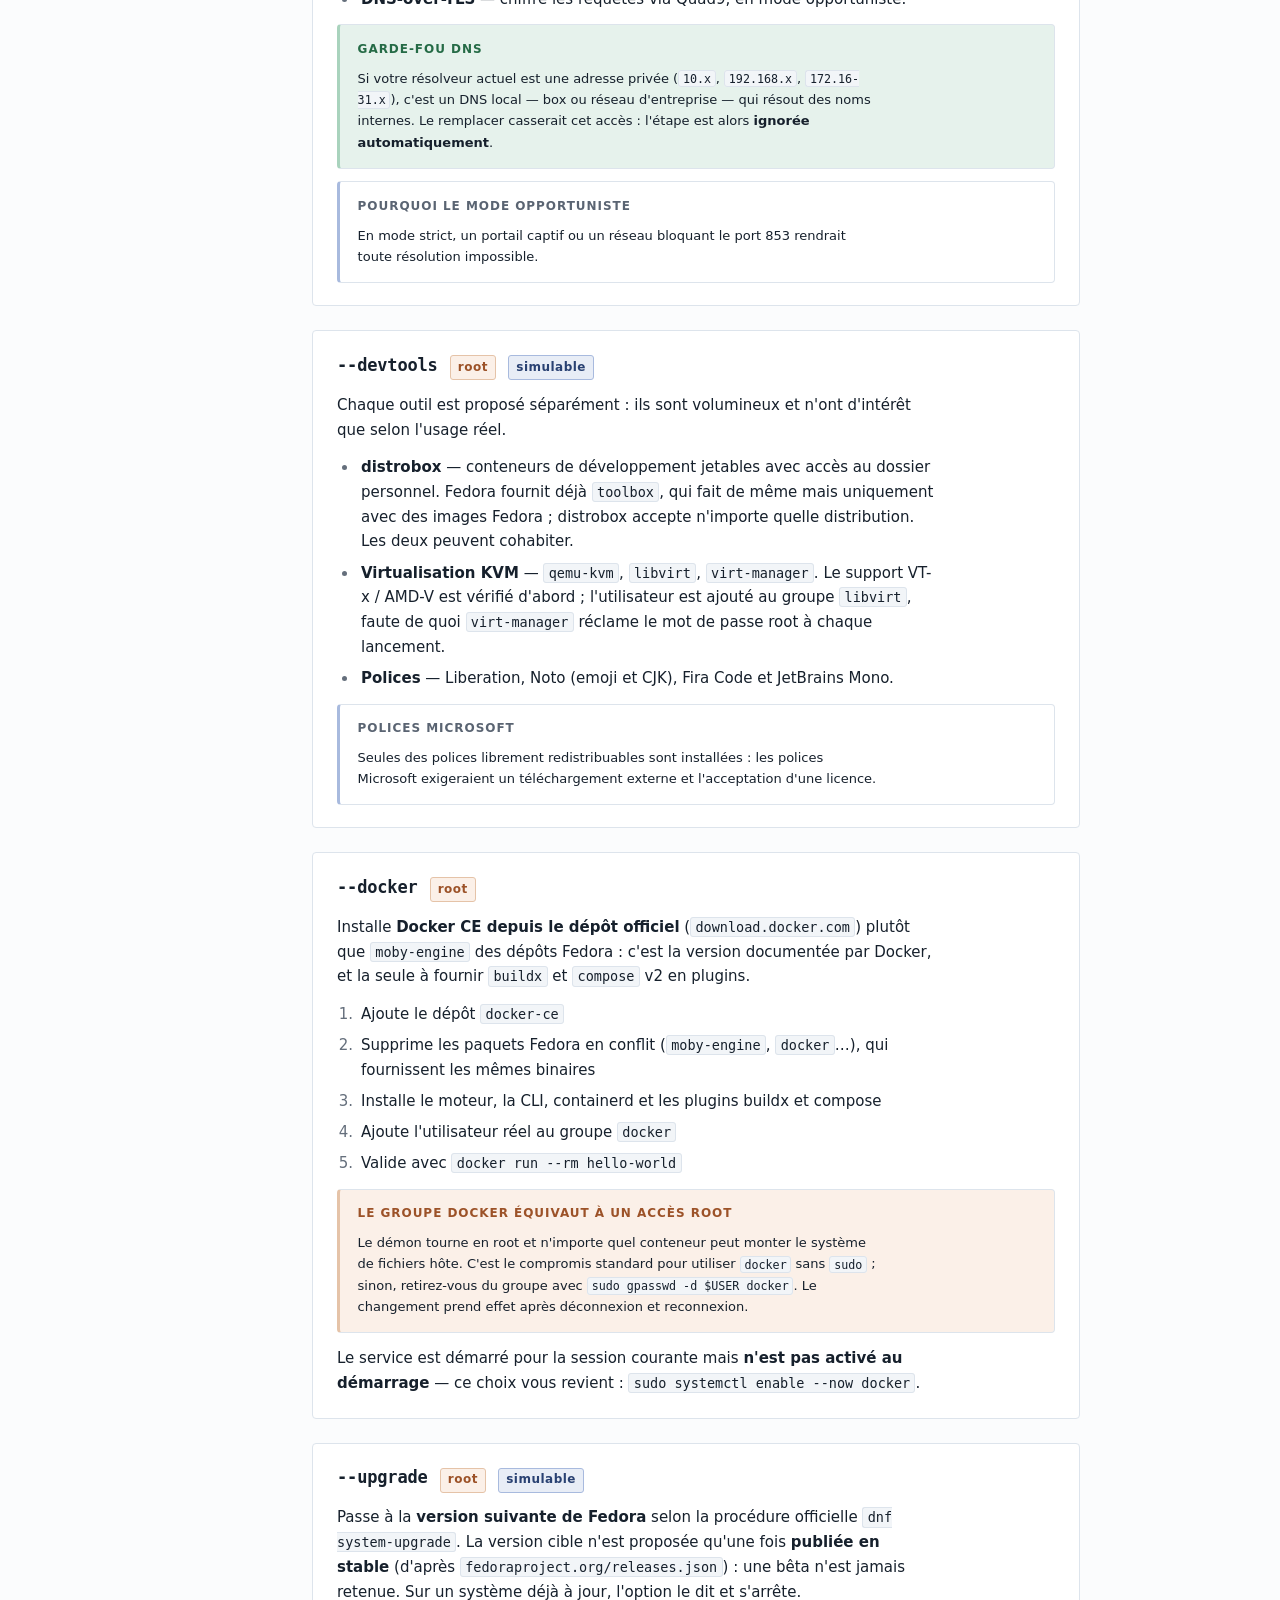
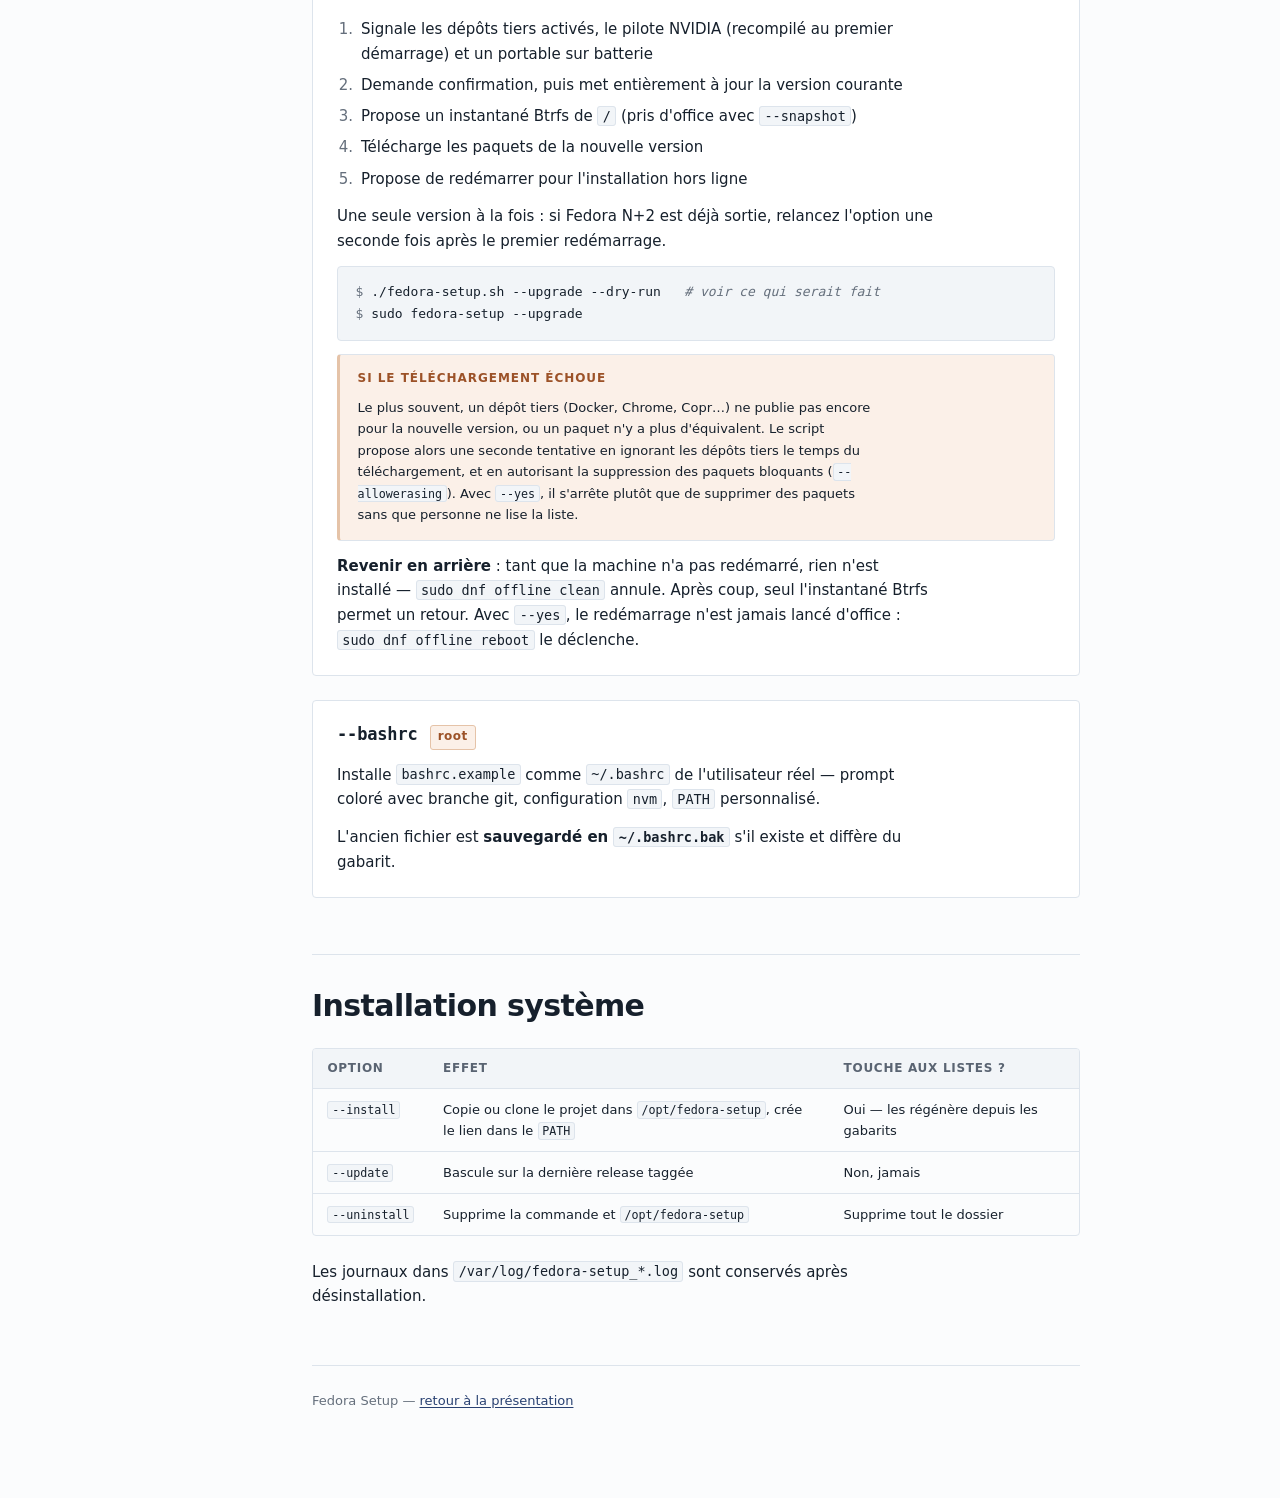
<file: docs/options.html>
<!DOCTYPE html>
<html lang="fr">
<head>
<meta charset="utf-8">
<meta name="viewport" content="width=device-width, initial-scale=1">
<title>Référence des options — Fedora Setup</title>
<meta name="description" content="Les 29 options de fedora-setup : ce que fait chacune, ce qu'elle modifie et comment revenir en arrière.">
<link rel="stylesheet" href="style.css">
</head>
<body>
<div class="shell">

<nav class="sidebar">
    <a class="brand" href="index.html">
        <strong>Fedora Setup</strong>
        <span data-version>v0.6.1</span>
    </a>

    <div class="nav-group">
        <div class="nav-title">Documentation</div>
        <a href="index.html">Présentation</a>
        <a href="options.html" class="current">Référence des options</a>
        <a href="guides.html">Guides d'usage</a>
        <a href="troubleshooting.html">Dépannage</a>
    </div>

    <div class="nav-group">
        <div class="nav-title">Options autonomes</div>
        <a href="#update-system"><code>--update-system</code></a>
        <a href="#clean"><code>--clean</code></a>
        <a href="#memory"><code>--memory</code></a>
        <a href="#boot"><code>--boot</code></a>
        <a href="#laptop"><code>--laptop</code></a>
        <a href="#security"><code>--security</code></a>
        <a href="#devtools"><code>--devtools</code></a>
        <a href="#docker"><code>--docker</code></a>
        <a href="#upgrade"><code>--upgrade</code></a>
        <a href="#bashrc"><code>--bashrc</code></a>
    </div>

    <div class="nav-group">
        <div class="nav-title">Autres</div>
        <a href="#tableau">Tableau complet</a>
        <a href="#transverses">Options transverses</a>
        <a href="#systeme">Installation système</a>
    </div>
</nav>

<main class="content">

    <div class="stack">
        <div class="eyebrow">Référence</div>
        <h1>Les options en détail</h1>
        <p class="lede">
            Pour chaque option : ce qu'elle fait, ce qu'elle écrit sur le disque,
            et comment revenir en arrière.
        </p>
    </div>

    <h2 id="tableau">Tableau complet</h2>

    <div class="table-wrap">
        <table>
            <thead>
                <tr><th>Option</th><th>Effet</th></tr>
            </thead>
            <tbody>
                <tr><td><code>-r FICHIER</code></td><td>Liste RPM à utiliser (défaut <code>rpm.list</code>)</td></tr>
                <tr><td><code>-f FICHIER</code></td><td>Liste Flatpak (défaut <code>flatpak.list</code>)</td></tr>
                <tr><td><code>-d FICHIER</code></td><td>Liste de dépôts tiers (défaut <code>repos.list</code>)</td></tr>
                <tr><td><code>-e FICHIER</code></td><td>Liste d'extensions GNOME (défaut <code>gnome-extensions.list</code>)</td></tr>
                <tr><td><code>--no-update</code></td><td>Sauter les mises à jour RPM et Flatpak</td></tr>
                <tr><td><code>--no-firmware</code></td><td>Sauter les mises à jour de firmware</td></tr>
                <tr><td><code>--no-gpu</code></td><td>Sauter les pilotes graphiques</td></tr>
                <tr><td><code>--no-repos</code></td><td>Ignorer les dépôts tiers</td></tr>
                <tr><td><code>--no-lists</code></td><td>Ignorer <code>rpm.list</code> et <code>flatpak.list</code></td></tr>
                <tr><td><code>--no-gnome-ext</code></td><td>Ignorer les extensions GNOME</td></tr>
                <tr><td><code>-y</code>, <code>--yes</code></td><td>Répondre « oui » à tout (non interactif)</td></tr>
                <tr><td><code>-q</code>, <code>--quiet</code></td><td>Affichage compact, détails dans le journal</td></tr>
                <tr><td><code>-n</code>, <code>--dry-run</code></td><td>Simulation, sans <code>sudo</code> requis</td></tr>
                <tr><td><code>--snapshot</code></td><td>Instantané Btrfs avant modification</td></tr>
                <tr><td><code>--update-system</code></td><td>Mises à jour seules (RPM, Flatpak, firmware)</td></tr>
                <tr><td><code>--clean</code></td><td>Nettoyage et maintenance</td></tr>
                <tr><td><code>--memory</code></td><td>Réglages mémoire pour zram</td></tr>
                <tr><td><code>--boot</code></td><td>Optimisation du démarrage</td></tr>
                <tr><td><code>--laptop</code></td><td>Autonomie sur portable</td></tr>
                <tr><td><code>--security</code></td><td>Vérification et durcissement</td></tr>
                <tr><td><code>--devtools</code></td><td>Outils de développement</td></tr>
                <tr><td><code>--docker</code></td><td>Docker CE</td></tr>
                <tr><td><code>--upgrade</code></td><td>Montée de version Fedora (N → N+1)</td></tr>
                <tr><td><code>--bashrc</code></td><td>Installer <code>~/.bashrc</code></td></tr>
                <tr><td><code>--install</code></td><td>Installer la commande système</td></tr>
                <tr><td><code>--update</code></td><td>Mettre à jour l'installation</td></tr>
                <tr><td><code>--uninstall</code></td><td>Désinstaller</td></tr>
                <tr><td><code>-v</code>, <code>--version</code></td><td>Afficher la version</td></tr>
                <tr><td><code>-h</code>, <code>--help</code></td><td>Afficher l'aide</td></tr>
            </tbody>
        </table>
    </div>

    <h2 id="transverses">Options transverses</h2>

    <div class="opt" id="dry-run">
        <div class="opt-head">
            <h3>--dry-run</h3>
            <span class="tag sim">sans sudo</span>
        </div>
        <p>
            Affiche chaque commande au lieu de l'exécuter. S'applique aussi bien
            au flux principal qu'aux options autonomes.
        </p>
<pre><code><span class="prompt">$</span> ./fedora-setup.sh --dry-run           <span class="cmt"># flux complet</span>
<span class="prompt">$</span> ./fedora-setup.sh --clean --dry-run   <span class="cmt"># une option</span></code></pre>
        <p>
            L'ordre n'a pas d'importance : <code>--clean --dry-run</code> et
            <code>--dry-run --clean</code> sont équivalents.
        </p>
        <div class="note safe">
            <div class="note-label">Pourquoi sans sudo</div>
            <p>
                L'intérêt de la simulation est d'auditer le script <em>avant</em>
                de lui donner les droits root. Le journal est alors écrit dans
                <code>/tmp</code>. Certains états système restent illisibles sans
                privilèges, mais la liste des commandes est complète.
            </p>
        </div>
    </div>

    <div class="opt" id="snapshot">
        <div class="opt-head">
            <h3>--snapshot</h3>
            <span class="tag root">root</span>
        </div>
        <p>
            Prend un instantané en lecture seule de <code>/</code> avant toute
            modification, dans <code>/.snapshots/root_AAAAMMJJ-HHMMSS</code>.
            Quasi instantané et initialement sans coût en espace, grâce à la
            copie sur écriture de Btrfs.
        </p>
<pre><code><span class="prompt">$</span> sudo btrfs subvolume list /                       <span class="cmt"># lister</span>
<span class="prompt">$</span> sudo btrfs subvolume delete /.snapshots/root_...  <span class="cmt"># supprimer</span></code></pre>
        <div class="note warn">
            <div class="note-label">Ce n'est pas une sauvegarde</div>
            <p>
                L'instantané vit sur le même disque et disparaît avec lui. Il
                protège d'une mise à jour ratée, pas d'une panne matérielle. Sans
                racine Btrfs, l'option est sans effet et le signale.
            </p>
        </div>
    </div>

    <h2 id="autonomes">Options autonomes</h2>

    <p>
        Chacune fait son travail puis s'arrête, sans lancer le flux de
        post-installation. Aucune ne s'exécute d'elle-même.
    </p>

    <div class="opt" id="update-system">
        <div class="opt-head">
            <h3>--update-system</h3>
            <span class="tag root">root</span>
            <span class="tag sim">simulable</span>
        </div>
        <p>
            La <strong>mise à jour courante</strong>, sans le reste du flux
            principal : paquets RPM (<code>dnf upgrade --refresh</code>),
            Flatpaks et firmwares, puis redémarrage proposé si un paquet le
            réclame (noyau, glibc, systemd…).
        </p>
<pre><code><span class="prompt">$</span> sudo fedora-setup --update-system
<span class="prompt">$</span> sudo fedora-setup --update-system --no-firmware   <span class="cmt"># sans fwupd</span>
<span class="prompt">$</span> sudo fedora-setup --update-system --snapshot      <span class="cmt"># instantané avant</span></code></pre>
        <p>
            Ne reconfigure ni les dépôts, ni les pilotes, ni les listes, et ne
            change jamais de version de Fedora : c'est le rôle de
            <a href="#upgrade"><code>--upgrade</code></a>. Avec
            <code>--yes</code>, le redémarrage est seulement signalé.
        </p>
        <div class="note safe">
            <div class="note-label">À ne pas confondre avec --update</div>
            <p>
                <code>--update</code> met à jour le script <code>fedora-setup</code>
                lui-même ; <code>--update-system</code> met à jour Fedora.
            </p>
        </div>
    </div>

    <div class="opt" id="clean">
        <div class="opt-head">
            <h3>--clean</h3>
            <span class="tag root">root</span>
            <span class="tag sim">simulable</span>
        </div>
        <p>
            Récupère de l'espace disque et borne ce qui grossit sans limite sur
            une installation utilisée au quotidien.
        </p>
        <ul>
            <li>Paquets orphelins et cache DNF — souvent près d'un gigaoctet</li>
            <li>Journal systemd, réduit puis <strong>plafonné à 200 Mo</strong> ; par défaut il peut occuper jusqu'à 10 % de <code>/var</code></li>
            <li>Anciens noyaux au-delà de la limite</li>
            <li>Runtimes Flatpak inutilisés</li>
            <li>Journaux du script : les 10 plus récents sont conservés</li>
            <li>TRIM du SSD, en vérifiant que <code>fstrim.timer</code> est actif</li>
        </ul>
        <p>L'espace récupéré est affiché à la fin.</p>
        <h4>Écrit</h4>
        <p><code>/etc/systemd/journald.conf.d/99-fedora-setup.conf</code> (plafond du journal).</p>
    </div>

    <div class="opt" id="memory">
        <div class="opt-head">
            <h3>--memory</h3>
            <span class="tag root">root</span>
            <span class="tag sim">simulable</span>
        </div>
        <p>
            Fedora active <strong>zram</strong> par défaut — un swap compressé en
            RAM — mais conserve les valeurs pensées pour un swap sur disque. Or
            swapper vers zram coûte un cycle de compression, pas une
            entrée-sortie disque : avec les défauts, le noyau évite un swap
            devenu bon marché et préfère jeter du cache de pages, ce qui dégrade
            la réactivité au lieu de l'améliorer.
        </p>
        <div class="table-wrap">
            <table>
                <thead>
                    <tr><th>Réglage</th><th>Appliqué</th><th>Défaut</th><th>Raison</th></tr>
                </thead>
                <tbody>
                    <tr><td><code>vm.swappiness</code></td><td>180</td><td>60</td><td>Valeur recommandée avec zram</td></tr>
                    <tr><td><code>vm.vfs_cache_pressure</code></td><td>50</td><td>100</td><td>Garde inodes et dentries plus longtemps</td></tr>
                    <tr><td><code>vm.dirty_bytes</code></td><td>256 Mo</td><td>20 % RAM</td><td>Évite les à-coups sur grosses copies</td></tr>
                    <tr><td><code>vm.page-cluster</code></td><td>0</td><td>3</td><td>zram se lit page par page</td></tr>
                </tbody>
            </table>
        </div>
        <p>
            Vérifie aussi que <code>systemd-oomd</code> est actif : sans lui, une
            saturation mémoire fige le bureau de longues minutes au lieu de ne
            perdre qu'une application.
        </p>
        <h4>Écrit</h4>
        <p><code>/etc/sysctl.d/99-fedora-setup-memory.conf</code>. Supprimez ce fichier pour revenir aux valeurs de Fedora.</p>
        <div class="note warn">
            <div class="note-label">Sans zram</div>
            <p>
                Si zram est absent, le script prévient et demande confirmation :
                un <code>swappiness</code> élevé solliciterait alors fortement le
                disque.
            </p>
        </div>
    </div>

    <div class="opt" id="boot">
        <div class="opt-head">
            <h3>--boot</h3>
            <span class="tag root">root</span>
            <span class="tag sim">simulable</span>
        </div>
        <p>
            Mesure le temps de démarrage, liste les services les plus lents, puis
            propose <strong>une désactivation à la fois</strong>.
        </p>
        <ul>
            <li>
                <code>NetworkManager-wait-online</code> — retarde l'ouverture de
                session jusqu'à ce que le réseau réponde. Utile sur un serveur,
                inutile sur un poste de bureau. Le <strong>coût mesuré sur votre
                machine</strong> est affiché avant la question.
            </li>
            <li><code>cups</code> — proposé uniquement si <strong>aucune imprimante n'est configurée</strong></li>
            <li><code>bluetooth</code> — proposé uniquement si <strong>aucun contrôleur n'est détecté</strong></li>
            <li>Délai du menu GRUB, réduit à 1 seconde</li>
        </ul>
        <div class="note safe">
            <div class="note-label">Réversible</div>
            <p>
                Les services sont <strong>désactivés, pas masqués</strong> : un
                <code>sudo systemctl enable &lt;service&gt;</code> suffit à revenir
                en arrière. Le fichier GRUB est sauvegardé en
                <code>/etc/default/grub.bak</code>.
            </p>
        </div>
        <div class="note">
            <div class="note-label">Pourquoi 1 seconde et pas 0</div>
            <p>
                À zéro, le menu GRUB devient inatteignable — et donc aussi le
                démarrage sur un noyau antérieur, précisément ce dont on a besoin
                quand une mise à jour s'est mal passée.
            </p>
        </div>
    </div>

    <div class="opt" id="laptop">
        <div class="opt-head">
            <h3>--laptop</h3>
            <span class="tag root">root</span>
            <span class="tag sim">simulable</span>
        </div>
        <p>
            Réservé aux machines sur batterie, détectée automatiquement. Sur un
            poste fixe, le script demande confirmation : ces réglages échangent
            des performances contre de l'autonomie.
        </p>
        <h4>Gestionnaire d'énergie</h4>
        <p>
            TLP et <code>power-profiles-daemon</code> pilotent les mêmes réglages
            du noyau et <strong>se contredisent s'ils tournent ensemble</strong>.
            Le script n'en installe qu'un.
        </p>
        <div class="table-wrap">
            <table>
                <thead>
                    <tr><th></th><th>power-profiles-daemon</th><th>TLP</th></tr>
                </thead>
                <tbody>
                    <tr><td>Intégration GNOME</td><td>Sélecteur de profil dans le menu système</td><td>Remplace ce sélecteur</td></tr>
                    <tr><td>Réglages</td><td>Prudents, non configurables</td><td>Agressifs, très configurables</td></tr>
                </tbody>
            </table>
        </div>
        <p>Si TLP est choisi alors que PPD est présent, ce dernier est masqué pour éviter le conflit.</p>
        <p>
            Depuis Fedora 41, le sélecteur de profil est fourni par
            <code>tuned-ppd</code> (tuned + une couche compatible PPD). TLP
            étant déclaré en conflit avec tuned, son installation retire alors
            <code>tuned</code> et <code>tuned-ppd</code>.
        </p>
        <h4>thermald</h4>
        <p>
            Sur processeur Intel : gestion thermique fine. Sans lui, le noyau ne
            réagit qu'aux seuils matériels, plus tardifs et plus brutaux.
        </p>
        <h4>powertop</h4>
        <p>Propose une unité systemd appliquant <code>--auto-tune</code> à chaque démarrage.</p>
        <div class="note warn">
            <div class="note-label">Périphériques USB</div>
            <p>
                L'auto-tune active l'économie d'énergie sur les ports USB :
                certaines souris, claviers ou webcams peuvent se déconnecter par
                moments. L'option est donc proposée en dernier et reste
                réversible :
                <code>sudo systemctl disable --now powertop-autotune</code>.
            </p>
        </div>
    </div>

    <div class="opt" id="security">
        <div class="opt-head">
            <h3>--security</h3>
            <span class="tag root">root</span>
            <span class="tag sim">simulable</span>
        </div>
        <p>
            <strong>Constate puis propose</strong> — rien n'est durci de force. Un
            pare-feu trop strict ou un résolveur mal choisi casse la connectivité
            de façon difficile à diagnostiquer.
        </p>
        <ul>
            <li>
                <strong>SELinux</strong> — signale l'état. Le script ne tente
                jamais de le réactiver depuis <code>Disabled</code> : cela impose
                un réétiquetage complet du disque.
            </li>
            <li>
                <strong>Pare-feu</strong> — vérifie <code>firewalld</code> et
                affiche la zone. Si c'est <code>FedoraWorkstation</code>, signale
                qu'elle laisse ouverts les ports UDP 1025-65535.
            </li>
            <li>
                <strong>Mises à jour automatiques</strong> — configurées en
                téléchargement et notification uniquement, jamais en installation
                silencieuse, qui peut redémarrer des services en pleine session.
            </li>
            <li>
                <strong>DNS-over-TLS</strong> — chiffre les requêtes via Quad9, en
                mode opportuniste.
            </li>
        </ul>
        <div class="note safe">
            <div class="note-label">Garde-fou DNS</div>
            <p>
                Si votre résolveur actuel est une adresse privée
                (<code>10.x</code>, <code>192.168.x</code>,
                <code>172.16-31.x</code>), c'est un DNS local — box ou réseau
                d'entreprise — qui résout des noms internes. Le remplacer casserait
                cet accès : l'étape est alors <strong>ignorée
                automatiquement</strong>.
            </p>
        </div>
        <div class="note">
            <div class="note-label">Pourquoi le mode opportuniste</div>
            <p>
                En mode strict, un portail captif ou un réseau bloquant le port
                853 rendrait toute résolution impossible.
            </p>
        </div>
    </div>

    <div class="opt" id="devtools">
        <div class="opt-head">
            <h3>--devtools</h3>
            <span class="tag root">root</span>
            <span class="tag sim">simulable</span>
        </div>
        <p>Chaque outil est proposé séparément : ils sont volumineux et n'ont d'intérêt que selon l'usage réel.</p>
        <ul>
            <li>
                <strong>distrobox</strong> — conteneurs de développement jetables
                avec accès au dossier personnel. Fedora fournit déjà
                <code>toolbox</code>, qui fait de même mais uniquement avec des
                images Fedora ; distrobox accepte n'importe quelle distribution.
                Les deux peuvent cohabiter.
            </li>
            <li>
                <strong>Virtualisation KVM</strong> — <code>qemu-kvm</code>,
                <code>libvirt</code>, <code>virt-manager</code>. Le support
                VT-x / AMD-V est vérifié d'abord ; l'utilisateur est ajouté au
                groupe <code>libvirt</code>, faute de quoi
                <code>virt-manager</code> réclame le mot de passe root à chaque
                lancement.
            </li>
            <li>
                <strong>Polices</strong> — Liberation, Noto (emoji et CJK),
                Fira Code et JetBrains Mono.
            </li>
        </ul>
        <div class="note">
            <div class="note-label">Polices Microsoft</div>
            <p>
                Seules des polices librement redistribuables sont installées :
                les polices Microsoft exigeraient un téléchargement externe et
                l'acceptation d'une licence.
            </p>
        </div>
    </div>

    <div class="opt" id="docker">
        <div class="opt-head">
            <h3>--docker</h3>
            <span class="tag root">root</span>
        </div>
        <p>
            Installe <strong>Docker CE depuis le dépôt officiel</strong>
            (<code>download.docker.com</code>) plutôt que <code>moby-engine</code>
            des dépôts Fedora : c'est la version documentée par Docker, et la
            seule à fournir <code>buildx</code> et <code>compose</code> v2 en
            plugins.
        </p>
        <ol>
            <li>Ajoute le dépôt <code>docker-ce</code></li>
            <li>Supprime les paquets Fedora en conflit (<code>moby-engine</code>, <code>docker</code>…), qui fournissent les mêmes binaires</li>
            <li>Installe le moteur, la CLI, containerd et les plugins buildx et compose</li>
            <li>Ajoute l'utilisateur réel au groupe <code>docker</code></li>
            <li>Valide avec <code>docker run --rm hello-world</code></li>
        </ol>
        <div class="note warn">
            <div class="note-label">Le groupe docker équivaut à un accès root</div>
            <p>
                Le démon tourne en root et n'importe quel conteneur peut monter le
                système de fichiers hôte. C'est le compromis standard pour utiliser
                <code>docker</code> sans <code>sudo</code> ; sinon, retirez-vous du
                groupe avec <code>sudo gpasswd -d $USER docker</code>. Le changement
                prend effet après déconnexion et reconnexion.
            </p>
        </div>
        <p>
            Le service est démarré pour la session courante mais
            <strong>n'est pas activé au démarrage</strong> — ce choix vous
            revient : <code>sudo systemctl enable --now docker</code>.
        </p>
    </div>

    <div class="opt" id="upgrade">
        <div class="opt-head">
            <h3>--upgrade</h3>
            <span class="tag root">root</span>
            <span class="tag sim">simulable</span>
        </div>
        <p>
            Passe à la <strong>version suivante de Fedora</strong> selon la
            procédure officielle <code>dnf system-upgrade</code>. La version
            cible n'est proposée qu'une fois <strong>publiée en stable</strong>
            (d'après <code>fedoraproject.org/releases.json</code>) : une bêta
            n'est jamais retenue. Sur un système déjà à jour, l'option le dit
            et s'arrête.
        </p>
        <ol>
            <li>Signale les dépôts tiers activés, le pilote NVIDIA (recompilé au premier démarrage) et un portable sur batterie</li>
            <li>Demande confirmation, puis met entièrement à jour la version courante</li>
            <li>Propose un instantané Btrfs de <code>/</code> (pris d'office avec <code>--snapshot</code>)</li>
            <li>Télécharge les paquets de la nouvelle version</li>
            <li>Propose de redémarrer pour l'installation hors ligne</li>
        </ol>
        <p>
            Une seule version à la fois : si Fedora N+2 est déjà sortie, relancez
            l'option une seconde fois après le premier redémarrage.
        </p>
<pre><code><span class="prompt">$</span> ./fedora-setup.sh --upgrade --dry-run   <span class="cmt"># voir ce qui serait fait</span>
<span class="prompt">$</span> sudo fedora-setup --upgrade</code></pre>
        <div class="note warn">
            <div class="note-label">Si le téléchargement échoue</div>
            <p>
                Le plus souvent, un dépôt tiers (Docker, Chrome, Copr…) ne publie
                pas encore pour la nouvelle version, ou un paquet n'y a plus
                d'équivalent. Le script propose alors une seconde tentative en
                ignorant les dépôts tiers le temps du téléchargement, et en
                autorisant la suppression des paquets bloquants
                (<code>--allowerasing</code>). Avec <code>--yes</code>, il
                s'arrête plutôt que de supprimer des paquets sans que personne
                ne lise la liste.
            </p>
        </div>
        <p>
            <strong>Revenir en arrière</strong> : tant que la machine n'a pas
            redémarré, rien n'est installé — <code>sudo dnf offline clean</code>
            annule. Après coup, seul l'instantané Btrfs permet un retour.
            Avec <code>--yes</code>, le redémarrage n'est jamais lancé
            d'office : <code>sudo dnf offline reboot</code> le déclenche.
        </p>
    </div>

    <div class="opt" id="bashrc">
        <div class="opt-head">
            <h3>--bashrc</h3>
            <span class="tag root">root</span>
        </div>
        <p>
            Installe <code>bashrc.example</code> comme <code>~/.bashrc</code> de
            l'utilisateur réel — prompt coloré avec branche git, configuration
            <code>nvm</code>, <code>PATH</code> personnalisé.
        </p>
        <p>
            L'ancien fichier est <strong>sauvegardé en
            <code>~/.bashrc.bak</code></strong> s'il existe et diffère du gabarit.
        </p>
    </div>

    <h2 id="systeme">Installation système</h2>

    <div class="table-wrap">
        <table>
            <thead>
                <tr><th>Option</th><th>Effet</th><th>Touche aux listes ?</th></tr>
            </thead>
            <tbody>
                <tr>
                    <td><code>--install</code></td>
                    <td>Copie ou clone le projet dans <code>/opt/fedora-setup</code>, crée le lien dans le <code>PATH</code></td>
                    <td>Oui — les régénère depuis les gabarits</td>
                </tr>
                <tr>
                    <td><code>--update</code></td>
                    <td>Bascule sur la dernière release taggée</td>
                    <td>Non, jamais</td>
                </tr>
                <tr>
                    <td><code>--uninstall</code></td>
                    <td>Supprime la commande et <code>/opt/fedora-setup</code></td>
                    <td>Supprime tout le dossier</td>
                </tr>
            </tbody>
        </table>
    </div>

    <p>Les journaux dans <code>/var/log/fedora-setup_*.log</code> sont conservés après désinstallation.</p>

    <footer>
        <div>Fedora Setup — <a href="index.html">retour à la présentation</a></div>
    </footer>

</main>
</div>
</body>
</html>
</file>
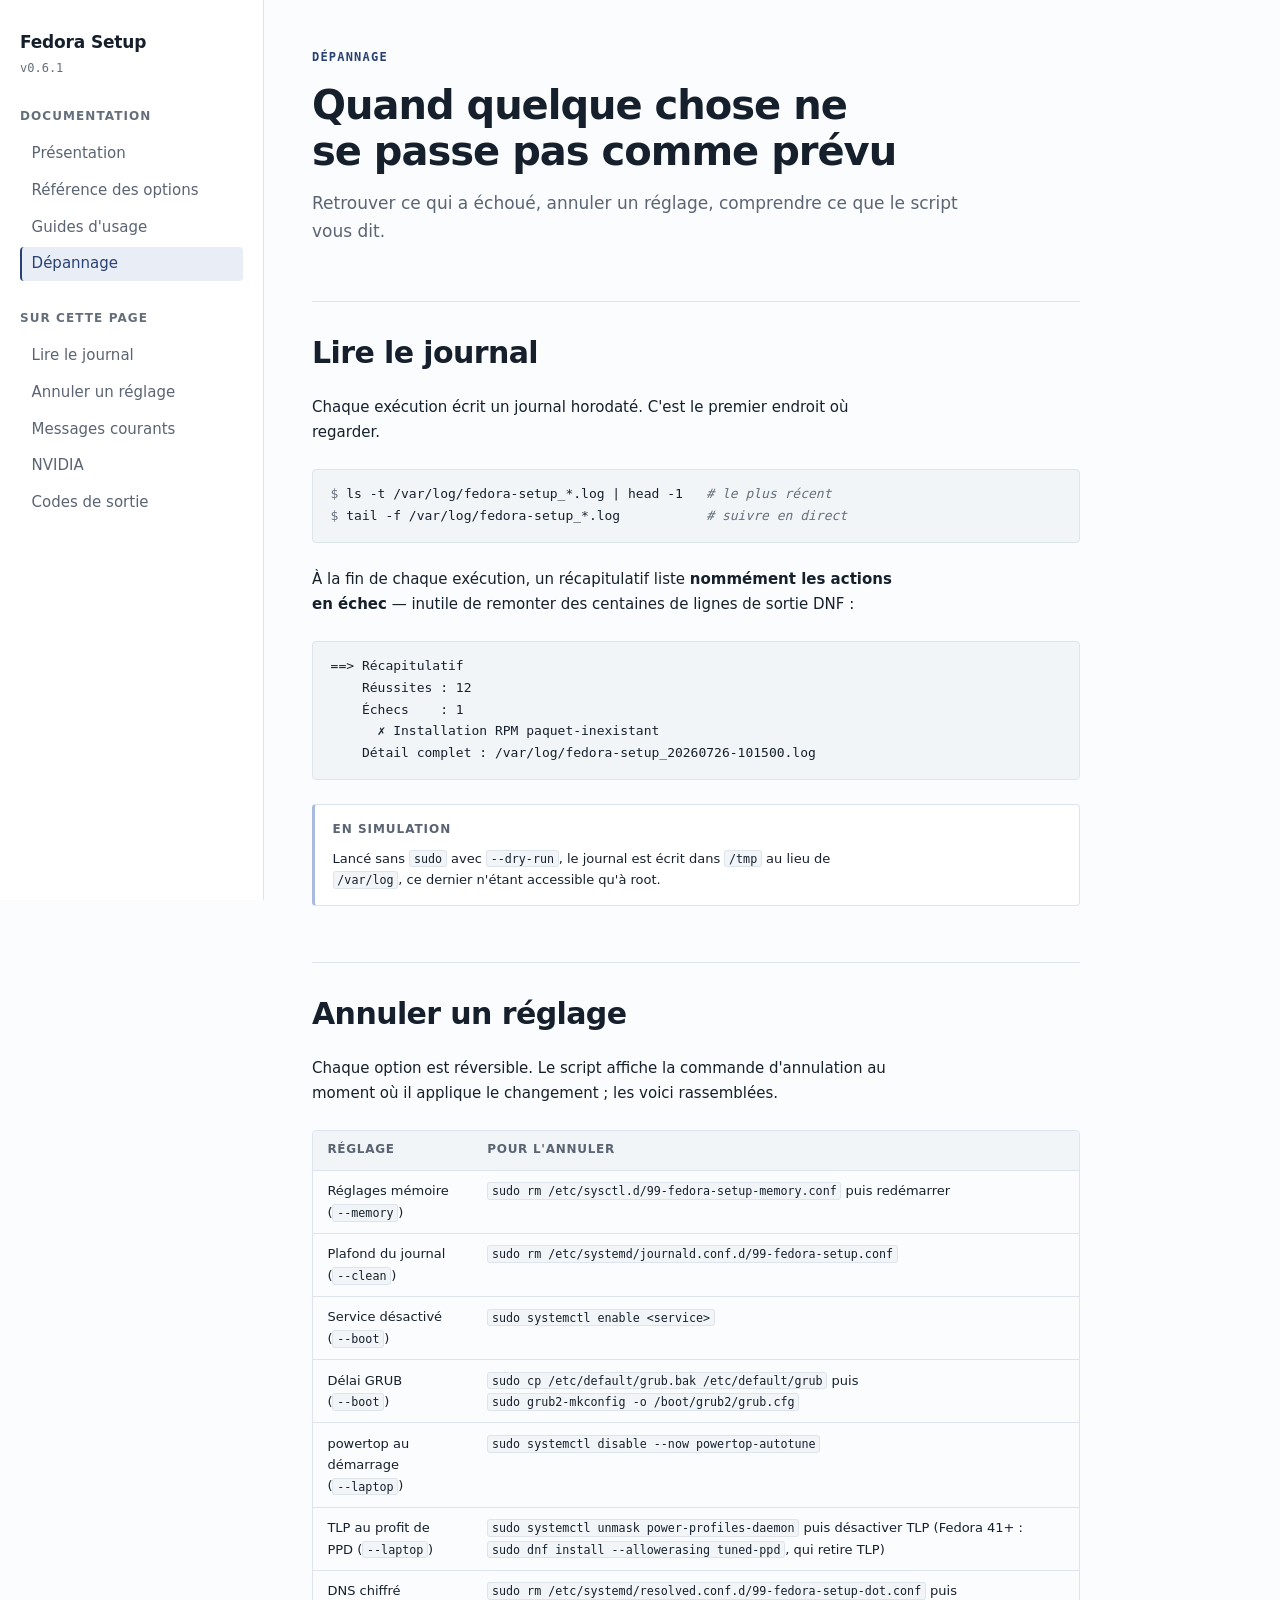
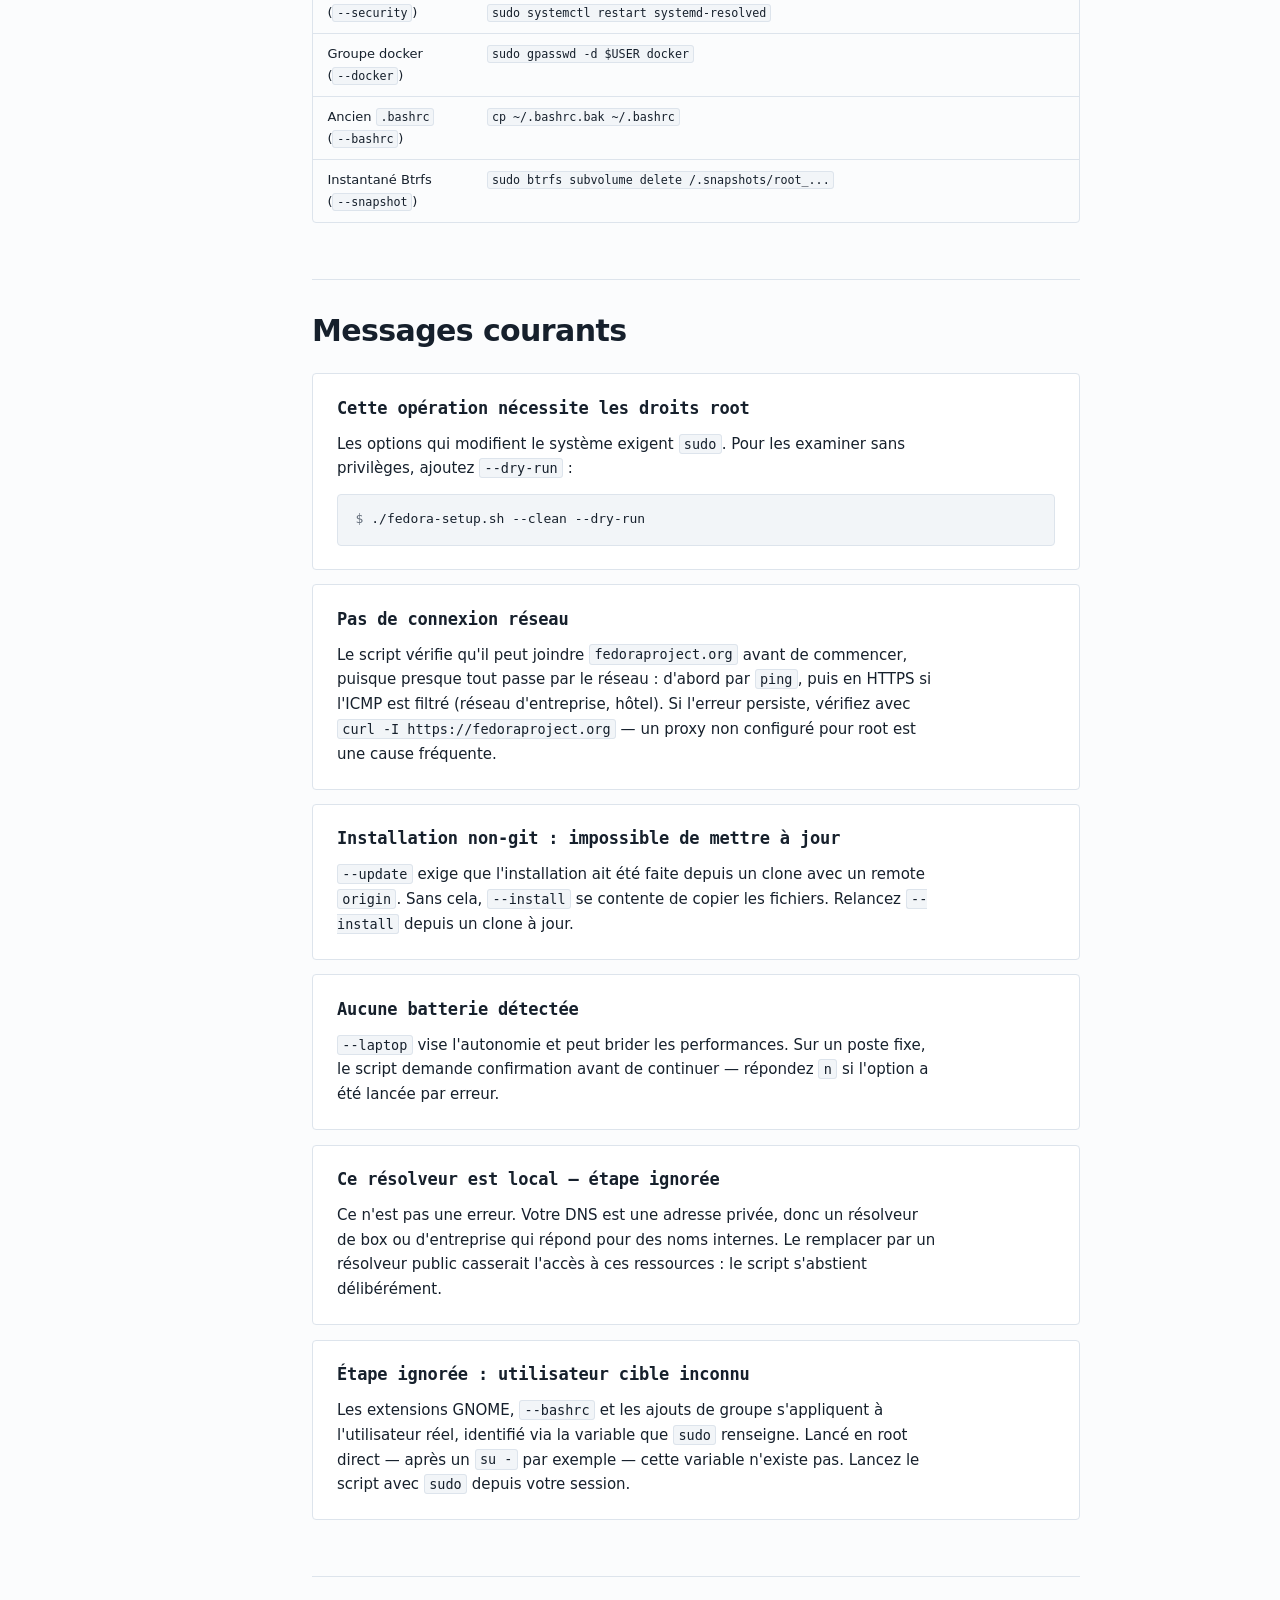
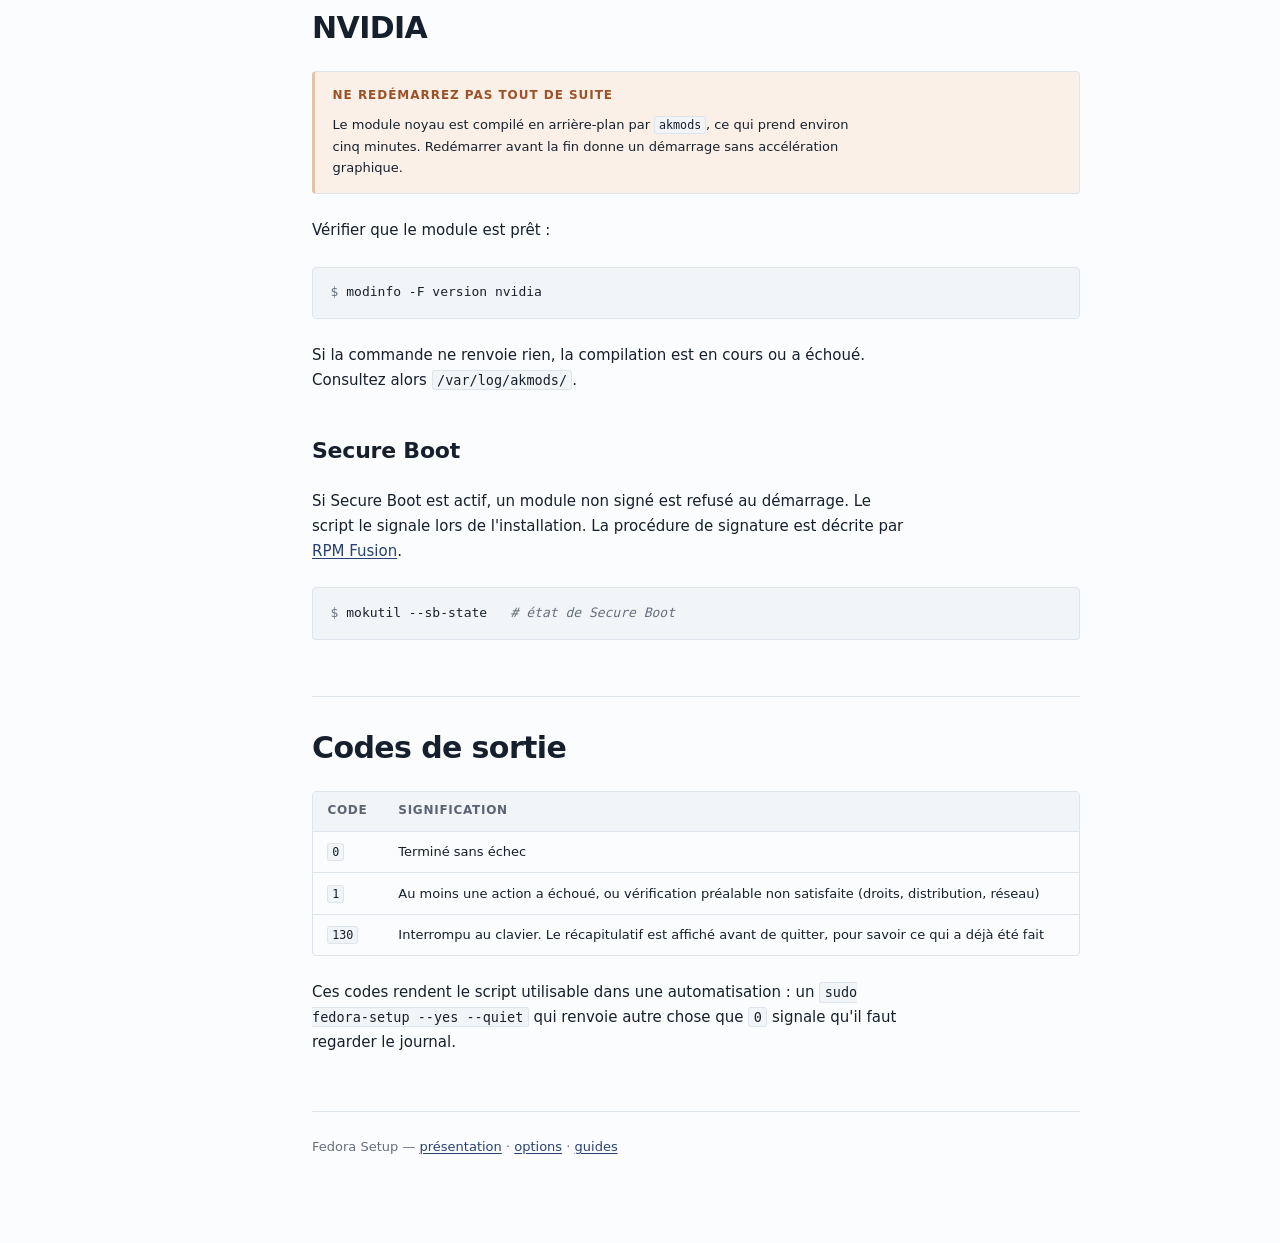
<file: docs/troubleshooting.html>
<!DOCTYPE html>
<html lang="fr">
<head>
<meta charset="utf-8">
<meta name="viewport" content="width=device-width, initial-scale=1">
<title>Dépannage — Fedora Setup</title>
<meta name="description" content="Diagnostiquer une exécution en échec, annuler un réglage, comprendre les messages du script.">
<link rel="stylesheet" href="style.css">
</head>
<body>
<div class="shell">

<nav class="sidebar">
    <a class="brand" href="index.html">
        <strong>Fedora Setup</strong>
        <span data-version>v0.6.1</span>
    </a>

    <div class="nav-group">
        <div class="nav-title">Documentation</div>
        <a href="index.html">Présentation</a>
        <a href="options.html">Référence des options</a>
        <a href="guides.html">Guides d'usage</a>
        <a href="troubleshooting.html" class="current">Dépannage</a>
    </div>

    <div class="nav-group">
        <div class="nav-title">Sur cette page</div>
        <a href="#journal">Lire le journal</a>
        <a href="#annuler">Annuler un réglage</a>
        <a href="#messages">Messages courants</a>
        <a href="#nvidia">NVIDIA</a>
        <a href="#codes">Codes de sortie</a>
    </div>
</nav>

<main class="content">

    <div class="stack">
        <div class="eyebrow">Dépannage</div>
        <h1>Quand quelque chose ne se passe pas comme prévu</h1>
        <p class="lede">
            Retrouver ce qui a échoué, annuler un réglage, comprendre ce que le
            script vous dit.
        </p>
    </div>

    <h2 id="journal">Lire le journal</h2>

    <p>
        Chaque exécution écrit un journal horodaté. C'est le premier endroit où
        regarder.
    </p>

<pre><code><span class="prompt">$</span> ls -t /var/log/fedora-setup_*.log | head -1   <span class="cmt"># le plus récent</span>
<span class="prompt">$</span> tail -f /var/log/fedora-setup_*.log           <span class="cmt"># suivre en direct</span></code></pre>

    <p>
        À la fin de chaque exécution, un récapitulatif liste <strong>nommément
        les actions en échec</strong> — inutile de remonter des centaines de
        lignes de sortie DNF :
    </p>

<pre><code>==&gt; Récapitulatif
    Réussites : 12
    Échecs    : 1
      ✗ Installation RPM paquet-inexistant
    Détail complet : /var/log/fedora-setup_20260726-101500.log</code></pre>

    <div class="note">
        <div class="note-label">En simulation</div>
        <p>
            Lancé sans <code>sudo</code> avec <code>--dry-run</code>, le journal
            est écrit dans <code>/tmp</code> au lieu de <code>/var/log</code>, ce
            dernier n'étant accessible qu'à root.
        </p>
    </div>

    <h2 id="annuler">Annuler un réglage</h2>

    <p>
        Chaque option est réversible. Le script affiche la commande d'annulation
        au moment où il applique le changement ; les voici rassemblées.
    </p>

    <div class="table-wrap">
        <table>
            <thead>
                <tr><th>Réglage</th><th>Pour l'annuler</th></tr>
            </thead>
            <tbody>
                <tr>
                    <td>Réglages mémoire (<code>--memory</code>)</td>
                    <td><code>sudo rm /etc/sysctl.d/99-fedora-setup-memory.conf</code> puis redémarrer</td>
                </tr>
                <tr>
                    <td>Plafond du journal (<code>--clean</code>)</td>
                    <td><code>sudo rm /etc/systemd/journald.conf.d/99-fedora-setup.conf</code></td>
                </tr>
                <tr>
                    <td>Service désactivé (<code>--boot</code>)</td>
                    <td><code>sudo systemctl enable &lt;service&gt;</code></td>
                </tr>
                <tr>
                    <td>Délai GRUB (<code>--boot</code>)</td>
                    <td><code>sudo cp /etc/default/grub.bak /etc/default/grub</code> puis <code>sudo grub2-mkconfig -o /boot/grub2/grub.cfg</code></td>
                </tr>
                <tr>
                    <td>powertop au démarrage (<code>--laptop</code>)</td>
                    <td><code>sudo systemctl disable --now powertop-autotune</code></td>
                </tr>
                <tr>
                    <td>TLP au profit de PPD (<code>--laptop</code>)</td>
                    <td><code>sudo systemctl unmask power-profiles-daemon</code> puis désactiver TLP (Fedora 41+ : <code>sudo dnf install --allowerasing tuned-ppd</code>, qui retire TLP)</td>
                </tr>
                <tr>
                    <td>DNS chiffré (<code>--security</code>)</td>
                    <td><code>sudo rm /etc/systemd/resolved.conf.d/99-fedora-setup-dot.conf</code> puis <code>sudo systemctl restart systemd-resolved</code></td>
                </tr>
                <tr>
                    <td>Groupe docker (<code>--docker</code>)</td>
                    <td><code>sudo gpasswd -d $USER docker</code></td>
                </tr>
                <tr>
                    <td>Ancien <code>.bashrc</code> (<code>--bashrc</code>)</td>
                    <td><code>cp ~/.bashrc.bak ~/.bashrc</code></td>
                </tr>
                <tr>
                    <td>Instantané Btrfs (<code>--snapshot</code>)</td>
                    <td><code>sudo btrfs subvolume delete /.snapshots/root_...</code></td>
                </tr>
            </tbody>
        </table>
    </div>

    <h2 id="messages">Messages courants</h2>

    <div class="stack">

        <div class="opt">
            <div class="opt-head"><h3>Cette opération nécessite les droits root</h3></div>
            <p>
                Les options qui modifient le système exigent <code>sudo</code>.
                Pour les examiner sans privilèges, ajoutez
                <code>--dry-run</code> :
            </p>
<pre><code><span class="prompt">$</span> ./fedora-setup.sh --clean --dry-run</code></pre>
        </div>

        <div class="opt">
            <div class="opt-head"><h3>Pas de connexion réseau</h3></div>
            <p>
                Le script vérifie qu'il peut joindre <code>fedoraproject.org</code>
                avant de commencer, puisque presque tout passe par le réseau :
                d'abord par <code>ping</code>, puis en HTTPS si l'ICMP est filtré
                (réseau d'entreprise, hôtel). Si l'erreur persiste, vérifiez avec
                <code>curl -I https://fedoraproject.org</code> — un proxy non
                configuré pour root est une cause fréquente.
            </p>
        </div>

        <div class="opt">
            <div class="opt-head"><h3>Installation non-git : impossible de mettre à jour</h3></div>
            <p>
                <code>--update</code> exige que l'installation ait été faite depuis
                un clone avec un remote <code>origin</code>. Sans cela,
                <code>--install</code> se contente de copier les fichiers.
                Relancez <code>--install</code> depuis un clone à jour.
            </p>
        </div>

        <div class="opt">
            <div class="opt-head"><h3>Aucune batterie détectée</h3></div>
            <p>
                <code>--laptop</code> vise l'autonomie et peut brider les
                performances. Sur un poste fixe, le script demande confirmation
                avant de continuer — répondez <code>n</code> si l'option a été
                lancée par erreur.
            </p>
        </div>

        <div class="opt">
            <div class="opt-head"><h3>Ce résolveur est local — étape ignorée</h3></div>
            <p>
                Ce n'est pas une erreur. Votre DNS est une adresse privée, donc un
                résolveur de box ou d'entreprise qui répond pour des noms internes.
                Le remplacer par un résolveur public casserait l'accès à ces
                ressources : le script s'abstient délibérément.
            </p>
        </div>

        <div class="opt">
            <div class="opt-head"><h3>Étape ignorée : utilisateur cible inconnu</h3></div>
            <p>
                Les extensions GNOME, <code>--bashrc</code> et les ajouts de groupe
                s'appliquent à l'utilisateur réel, identifié via la variable que
                <code>sudo</code> renseigne. Lancé en root direct — après un
                <code>su -</code> par exemple — cette variable n'existe pas.
                Lancez le script avec <code>sudo</code> depuis votre session.
            </p>
        </div>

    </div>

    <h2 id="nvidia">NVIDIA</h2>

    <div class="note warn">
        <div class="note-label">Ne redémarrez pas tout de suite</div>
        <p>
            Le module noyau est compilé en arrière-plan par <code>akmods</code>,
            ce qui prend environ cinq minutes. Redémarrer avant la fin donne un
            démarrage sans accélération graphique.
        </p>
    </div>

    <p>Vérifier que le module est prêt :</p>

<pre><code><span class="prompt">$</span> modinfo -F version nvidia</code></pre>

    <p>
        Si la commande ne renvoie rien, la compilation est en cours ou a échoué.
        Consultez alors <code>/var/log/akmods/</code>.
    </p>

    <h3>Secure Boot</h3>

    <p>
        Si Secure Boot est actif, un module non signé est refusé au démarrage. Le
        script le signale lors de l'installation. La procédure de signature est
        décrite par
        <a href="https://rpmfusion.org/Howto/Secure%20Boot">RPM Fusion</a>.
    </p>

<pre><code><span class="prompt">$</span> mokutil --sb-state   <span class="cmt"># état de Secure Boot</span></code></pre>

    <h2 id="codes">Codes de sortie</h2>

    <div class="table-wrap">
        <table>
            <thead>
                <tr><th>Code</th><th>Signification</th></tr>
            </thead>
            <tbody>
                <tr><td><code>0</code></td><td>Terminé sans échec</td></tr>
                <tr><td><code>1</code></td><td>Au moins une action a échoué, ou vérification préalable non satisfaite (droits, distribution, réseau)</td></tr>
                <tr><td><code>130</code></td><td>Interrompu au clavier. Le récapitulatif est affiché avant de quitter, pour savoir ce qui a déjà été fait</td></tr>
            </tbody>
        </table>
    </div>

    <p>
        Ces codes rendent le script utilisable dans une automatisation : un
        <code>sudo fedora-setup --yes --quiet</code> qui renvoie autre chose que
        <code>0</code> signale qu'il faut regarder le journal.
    </p>

    <footer>
        <div>Fedora Setup — <a href="index.html">présentation</a> · <a href="options.html">options</a> · <a href="guides.html">guides</a></div>
    </footer>

</main>
</div>
</body>
</html>
</file>
<file: docs/style.css>
/* ==========================================================================
   Fedora Setup — documentation
   Palette ancrée sur le bleu Fedora (#294172), désaturé pour du texte long.
   Neutres à biais bleu froid ; cuivre et vert réservés au sens (avertissement,
   confirmation), jamais décoratifs.
   ========================================================================== */

:root {
    /* Fonds et surfaces */
    --bg:            #fbfcfd;
    --surface:       #ffffff;
    --surface-alt:   #f2f5f8;
    --border:        #dde4ec;
    --border-strong: #c3cedb;

    /* Texte */
    --text:          #16202c;
    --text-muted:    #5a6472;
    --text-faint:    #656f7c;

    /* Accent : bleu Fedora */
    --accent:        #294172;
    --accent-hover:  #1d3059;
    --accent-soft:   #e8edf6;
    --accent-line:   #a8bade;

    /* Sémantique — distincte de l'accent */
    --warn:          #9c5228;
    --warn-soft:     #fbf0e8;
    --warn-line:     #e5c3a8;
    --ok:            #256b46;
    --ok-soft:       #e6f2ec;
    --ok-line:       #a9d3bd;

    /* Type */
    --sans: "IBM Plex Sans", "Source Sans 3", "Cantarell", "Segoe UI", system-ui, sans-serif;
    --mono: "IBM Plex Mono", "JetBrains Mono", "Fira Mono", "DejaVu Sans Mono", ui-monospace, monospace;

    /* Échelle typographique */
    --t-xs:   0.75rem;
    --t-sm:   0.8125rem;
    --t-base: 0.9375rem;
    --t-md:   1.0625rem;
    --t-lg:   1.375rem;
    --t-xl:   1.875rem;
    --t-2xl:  2.5rem;

    --sidebar-w: 16.5rem;
    --radius: 4px;
}

@media (prefers-color-scheme: dark) {
    :root {
        --bg:            #0f1319;
        --surface:       #161c24;
        --surface-alt:   #1c242e;
        --border:        #2a333f;
        --border-strong: #3a4553;

        --text:          #e4e9ef;
        --text-muted:    #a0abb9;
        --text-faint:    #77828f;

        --accent:        #8fabdc;
        --accent-hover:  #aec4e9;
        --accent-soft:   #1a2436;
        --accent-line:   #3d5a8c;

        --warn:          #d99a6f;
        --warn-soft:     #2a1f17;
        --warn-line:     #4d3a2a;
        --ok:            #7cc4a0;
        --ok-soft:       #16261e;
        --ok-line:       #2f5c43;
    }
}

:root[data-theme="dark"] {
    --bg:            #0f1319;
    --surface:       #161c24;
    --surface-alt:   #1c242e;
    --border:        #2a333f;
    --border-strong: #3a4553;

    --text:          #e4e9ef;
    --text-muted:    #a0abb9;
    --text-faint:    #77828f;

    --accent:        #8fabdc;
    --accent-hover:  #aec4e9;
    --accent-soft:   #1a2436;
    --accent-line:   #3d5a8c;

    --warn:          #d99a6f;
    --warn-soft:     #2a1f17;
    --warn-line:     #4d3a2a;
    --ok:            #7cc4a0;
    --ok-soft:       #16261e;
    --ok-line:       #2f5c43;
}

:root[data-theme="light"] {
    --bg:            #fbfcfd;
    --surface:       #ffffff;
    --surface-alt:   #f2f5f8;
    --border:        #dde4ec;
    --border-strong: #c3cedb;

    --text:          #16202c;
    --text-muted:    #5a6472;
    --text-faint:    #656f7c;

    --accent:        #294172;
    --accent-hover:  #1d3059;
    --accent-soft:   #e8edf6;
    --accent-line:   #a8bade;

    --warn:          #9c5228;
    --warn-soft:     #fbf0e8;
    --warn-line:     #e5c3a8;
    --ok:            #256b46;
    --ok-soft:       #e6f2ec;
    --ok-line:       #a9d3bd;
}

/* ========================================================================== */

* { box-sizing: border-box; }

body {
    margin: 0;
    background: var(--bg);
    color: var(--text);
    font-family: var(--sans);
    font-size: var(--t-base);
    line-height: 1.65;
    -webkit-font-smoothing: antialiased;
}

/* Mise en page : barre latérale persistante + contenu */
.shell {
    display: grid;
    grid-template-columns: var(--sidebar-w) minmax(0, 1fr);
    min-height: 100vh;
}

/* ---------- Barre latérale ---------- */

.sidebar {
    border-right: 1px solid var(--border);
    background: var(--surface);
    padding: 1.75rem 1.25rem 3rem;
    position: sticky;
    top: 0;
    height: 100vh;
    overflow-y: auto;
    display: flex;
    flex-direction: column;
    gap: 1.75rem;
}

.brand {
    display: flex;
    flex-direction: column;
    gap: 0.2rem;
    text-decoration: none;
    color: var(--text);
}

.brand strong {
    font-size: var(--t-md);
    font-weight: 600;
    letter-spacing: -0.01em;
}

.brand span {
    font-family: var(--mono);
    font-size: var(--t-xs);
    color: var(--text-faint);
}

.nav-group {
    display: flex;
    flex-direction: column;
    gap: 0.15rem;
}

.nav-title {
    font-size: var(--t-xs);
    text-transform: uppercase;
    letter-spacing: 0.09em;
    color: var(--text-faint);
    font-weight: 600;
    margin-bottom: 0.45rem;
}

.nav-group a {
    color: var(--text-muted);
    text-decoration: none;
    padding: 0.3rem 0.6rem;
    border-radius: var(--radius);
    border-left: 2px solid transparent;
    font-size: var(--t-base);
}

.nav-group a:hover {
    color: var(--text);
    background: var(--surface-alt);
}

.nav-group a.current {
    color: var(--accent);
    border-left-color: var(--accent);
    background: var(--accent-soft);
    font-weight: 500;
}

.nav-group a code {
    font-family: var(--mono);
    font-size: var(--t-sm);
    background: none;
    padding: 0;
    border: none;
    color: inherit;
}

/* ---------- Contenu ---------- */

.content {
    padding: 3rem 3rem 6rem;
    max-width: 54rem;
    display: flex;
    flex-direction: column;
    gap: 1.5rem;
}

.eyebrow {
    font-family: var(--mono);
    font-size: var(--t-xs);
    text-transform: uppercase;
    letter-spacing: 0.1em;
    color: var(--accent);
    font-weight: 600;
}

h1 {
    font-size: var(--t-2xl);
    line-height: 1.15;
    letter-spacing: -0.025em;
    font-weight: 600;
    margin: 0;
    text-wrap: balance;
}

h2 {
    font-size: var(--t-xl);
    line-height: 1.25;
    letter-spacing: -0.02em;
    font-weight: 600;
    margin: 2rem 0 0;
    padding-top: 2rem;
    border-top: 1px solid var(--border);
    text-wrap: balance;
}

h3 {
    font-size: var(--t-lg);
    line-height: 1.3;
    letter-spacing: -0.01em;
    font-weight: 600;
    margin: 1.25rem 0 0;
    text-wrap: balance;
}

h4 {
    font-size: var(--t-md);
    font-weight: 600;
    margin: 0.75rem 0 0;
}

p { margin: 0; max-width: 40em; }

.lede {
    font-size: var(--t-md);
    color: var(--text-muted);
    max-width: 38em;
}

a { color: var(--accent); text-decoration-thickness: 1px; text-underline-offset: 2px; }
a:hover { color: var(--accent-hover); }

ul, ol { margin: 0; padding-left: 1.3rem; display: flex; flex-direction: column; gap: 0.4rem; max-width: 40em; }
li { padding-left: 0.2rem; }
li::marker { color: var(--text-faint); }

strong { font-weight: 600; }

code {
    font-family: var(--mono);
    font-size: 0.9em;
    background: var(--surface-alt);
    border: 1px solid var(--border);
    border-radius: 3px;
    padding: 0.08em 0.32em;
}

/* Blocs de commandes — défilent seuls, jamais la page */
pre {
    margin: 0;
    background: var(--surface-alt);
    border: 1px solid var(--border);
    border-radius: var(--radius);
    padding: 0.9rem 1.1rem;
    overflow-x: auto;
    font-size: var(--t-sm);
    line-height: 1.6;
}

pre code {
    background: none;
    border: none;
    padding: 0;
    font-size: inherit;
}

.prompt { color: var(--text-faint); user-select: none; }
.cmt    { color: var(--text-faint); font-style: italic; }
.sim    { color: var(--accent); }
.ok-t   { color: var(--ok); }

/* ---------- Tableaux ---------- */

.table-wrap { overflow-x: auto; border: 1px solid var(--border); border-radius: var(--radius); }

table {
    border-collapse: collapse;
    width: 100%;
    font-size: var(--t-sm);
    font-variant-numeric: tabular-nums;
}

th, td {
    text-align: left;
    padding: 0.6rem 0.9rem;
    border-bottom: 1px solid var(--border);
    vertical-align: top;
}

th {
    background: var(--surface-alt);
    font-weight: 600;
    font-size: var(--t-xs);
    text-transform: uppercase;
    letter-spacing: 0.06em;
    color: var(--text-muted);
    white-space: nowrap;
}

tbody tr:last-child td { border-bottom: none; }
tbody tr:hover { background: var(--surface-alt); }

td code { white-space: nowrap; }

/* ---------- Encarts ---------- */

.note {
    border: 1px solid var(--border);
    border-left: 3px solid var(--accent-line);
    background: var(--surface);
    border-radius: var(--radius);
    padding: 0.9rem 1.1rem;
    display: flex;
    flex-direction: column;
    gap: 0.5rem;
}

.note.warn { border-left-color: var(--warn-line); background: var(--warn-soft); }
.note.safe { border-left-color: var(--ok-line);   background: var(--ok-soft); }

.note-label {
    font-size: var(--t-xs);
    text-transform: uppercase;
    letter-spacing: 0.08em;
    font-weight: 600;
    color: var(--text-muted);
}

.note.warn .note-label { color: var(--warn); }
.note.safe .note-label { color: var(--ok); }

.note p, .note ul { font-size: var(--t-sm); }

/* ---------- Cartes d'options ---------- */

.opt {
    border: 1px solid var(--border);
    border-radius: var(--radius);
    background: var(--surface);
    padding: 1.4rem 1.5rem;
    display: flex;
    flex-direction: column;
    gap: 0.8rem;
    scroll-margin-top: 1.5rem;
}

.opt-head {
    display: flex;
    align-items: baseline;
    gap: 0.75rem;
    flex-wrap: wrap;
}

.opt-head h3 { margin: 0; font-family: var(--mono); font-size: var(--t-md); }

/* L'espacement interne des cartes vient du gap du conteneur : les marges
   par défaut des titres s'y ajouteraient et doubleraient l'écart. */
.opt > h3, .opt > h4, .note > p:first-child { margin-top: 0; }

.tag {
    font-size: var(--t-xs);
    font-weight: 600;
    letter-spacing: 0.04em;
    padding: 0.1rem 0.45rem;
    border-radius: 3px;
    border: 1px solid var(--border-strong);
    color: var(--text-muted);
    white-space: nowrap;
}

.tag.root { border-color: var(--warn-line); color: var(--warn); background: var(--warn-soft); }
.tag.sim  { border-color: var(--accent-line); color: var(--accent); background: var(--accent-soft); }

/* ---------- Grille de cartes ---------- */

.cards {
    display: grid;
    grid-template-columns: repeat(auto-fit, minmax(15rem, 1fr));
    gap: 1rem;
}

.card {
    border: 1px solid var(--border);
    border-radius: var(--radius);
    background: var(--surface);
    padding: 1.1rem 1.25rem;
    display: flex;
    flex-direction: column;
    gap: 0.4rem;
    text-decoration: none;
    color: inherit;
}

.card:hover { border-color: var(--accent-line); }

.card h3 { margin: 0; font-size: var(--t-md); }
.card p  { font-size: var(--t-sm); color: var(--text-muted); }
.card .cmd { font-family: var(--mono); font-size: var(--t-sm); color: var(--accent); }

/* ---------- Divers ---------- */

.meta {
    font-size: var(--t-sm);
    color: var(--text-faint);
    display: flex;
    gap: 1.25rem;
    flex-wrap: wrap;
    font-family: var(--mono);
}

.stack { display: flex; flex-direction: column; gap: 0.9rem; }
.stack-lg { display: flex; flex-direction: column; gap: 1.5rem; }

footer {
    margin-top: 2rem;
    padding-top: 1.5rem;
    border-top: 1px solid var(--border);
    font-size: var(--t-sm);
    color: var(--text-faint);
    display: flex;
    flex-direction: column;
    gap: 0.4rem;
}

:focus-visible {
    outline: 2px solid var(--accent);
    outline-offset: 2px;
    border-radius: 2px;
}

@media (prefers-reduced-motion: reduce) {
    * { animation: none !important; transition: none !important; }
}

/* ---------- Adaptatif ---------- */

@media (max-width: 62rem) {
    .shell { grid-template-columns: 1fr; }

    .sidebar {
        position: static;
        height: auto;
        border-right: none;
        border-bottom: 1px solid var(--border);
        flex-direction: row;
        flex-wrap: wrap;
        gap: 1.25rem 2rem;
        padding: 1.25rem 1.5rem;
    }

    .nav-group { flex-direction: row; flex-wrap: wrap; gap: 0.35rem; }
    .nav-title { width: 100%; margin-bottom: 0.15rem; }
    .nav-group a { border-left: none; border-bottom: 2px solid transparent; }
    .nav-group a.current { border-left: none; border-bottom-color: var(--accent); }

    .content { padding: 2rem 1.5rem 4rem; }
}

@media (max-width: 34rem) {
    :root { --t-2xl: 1.875rem; --t-xl: 1.5rem; }
    .content { padding: 1.5rem 1.1rem 3rem; }
}

/* Captures d'écran générées par tools/screenshots.py */
.shot {
    margin: 1.25rem 0;
}
.shot img {
    display: block;
    max-width: 100%;
    height: auto;
    border-radius: 10px;
    box-shadow: 0 6px 24px rgba(0, 0, 0, .18);
}
</file>
